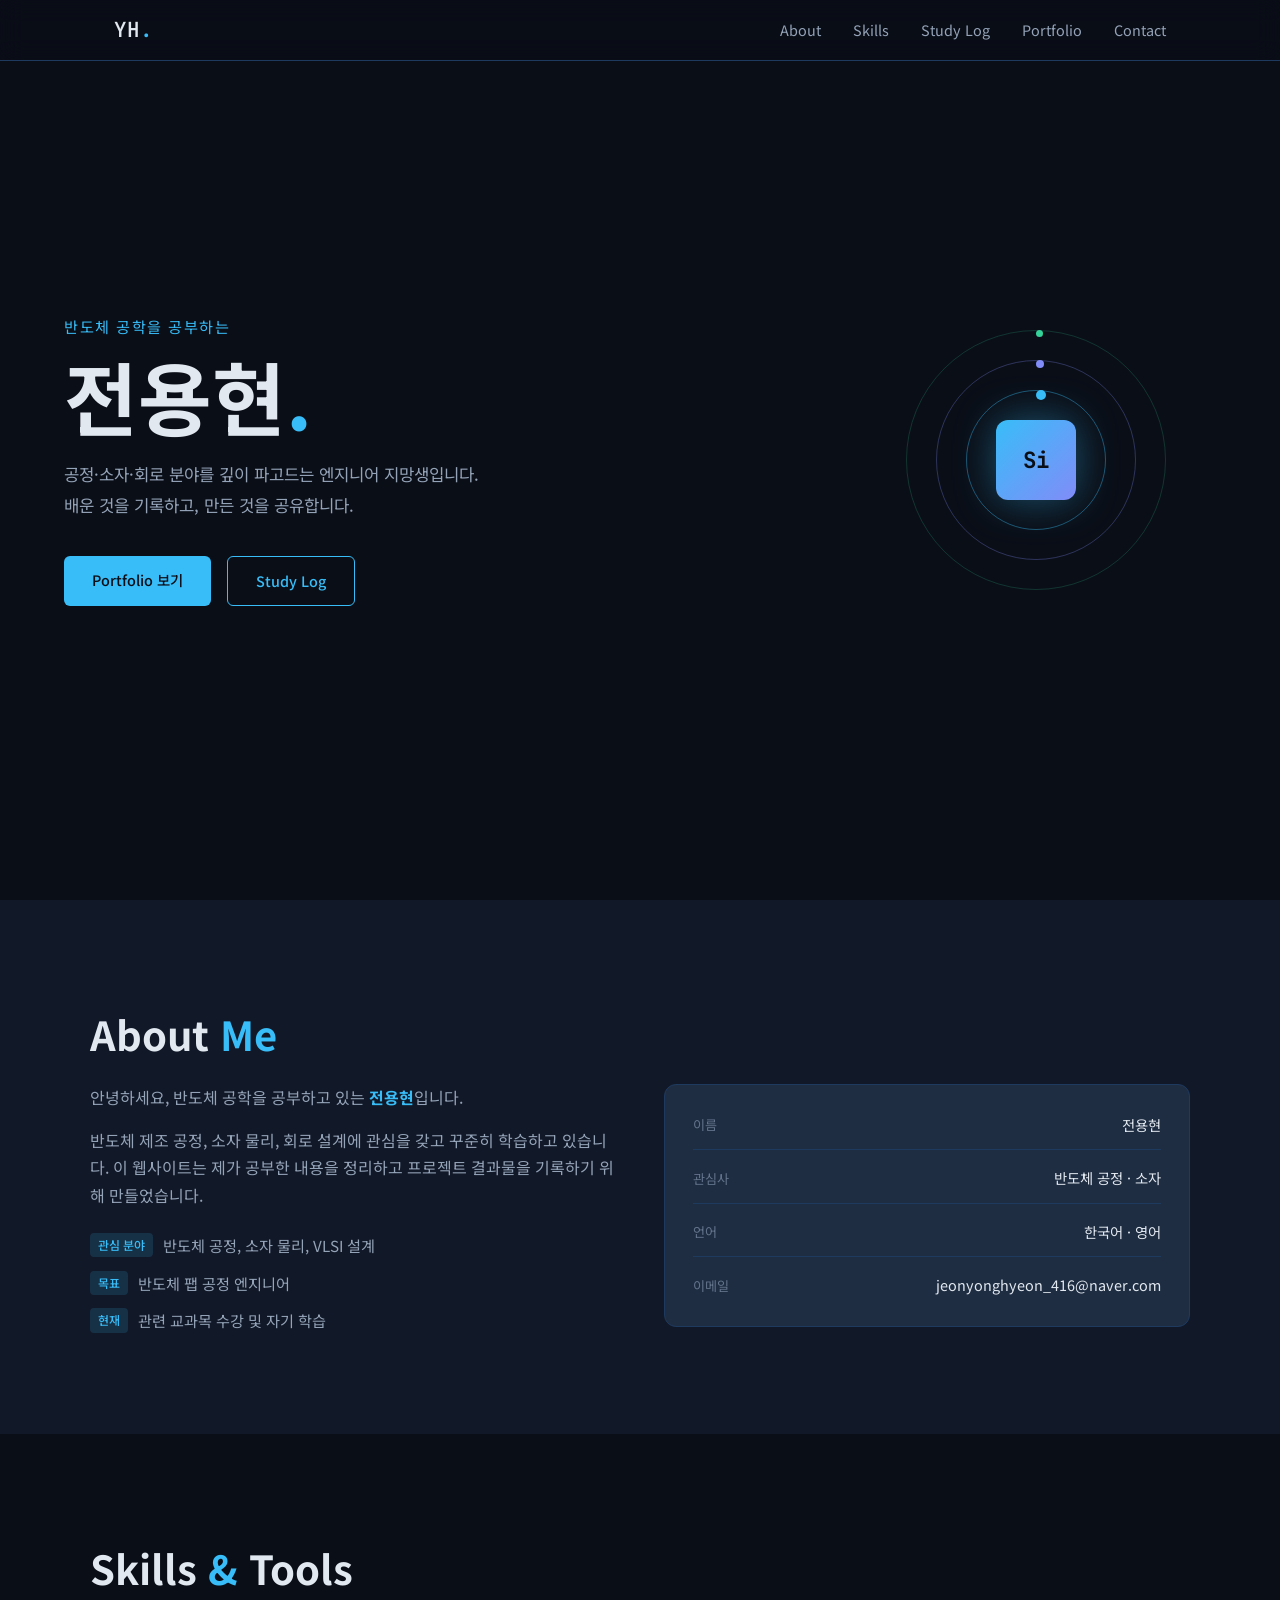
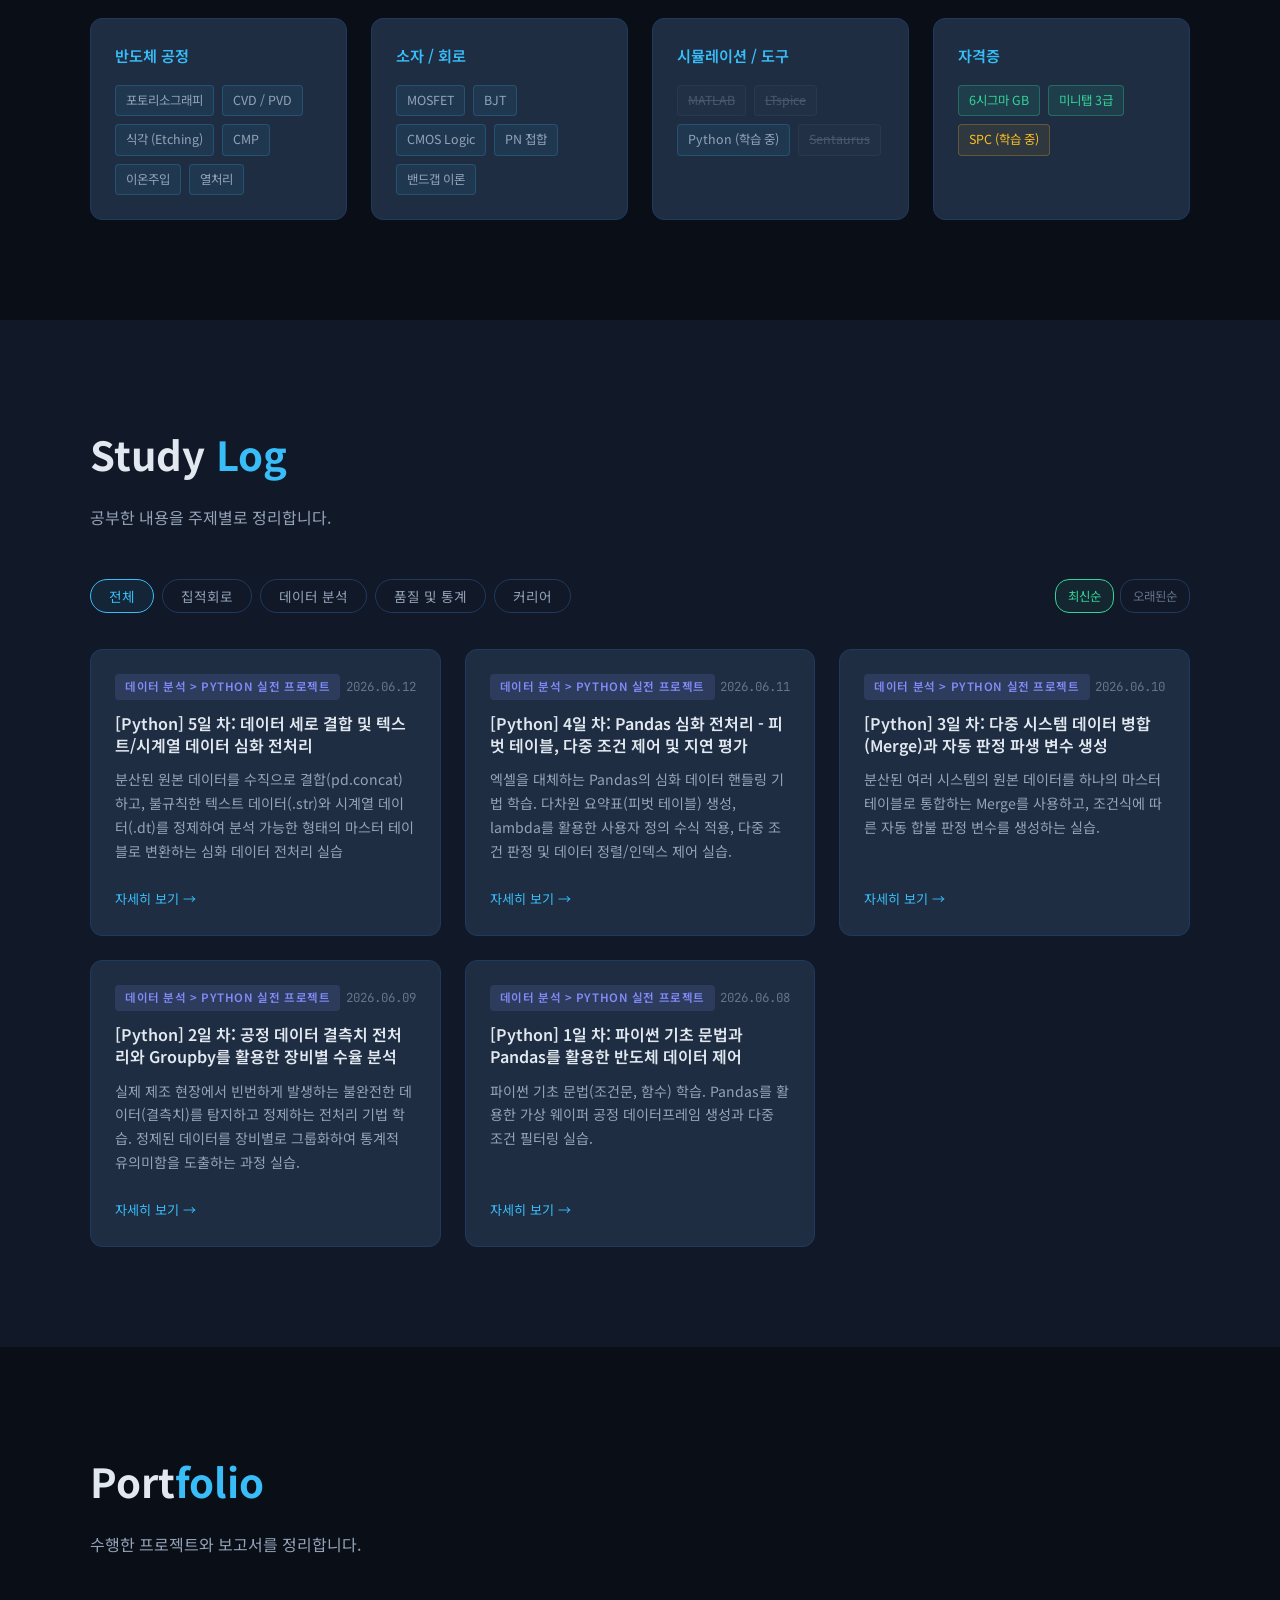
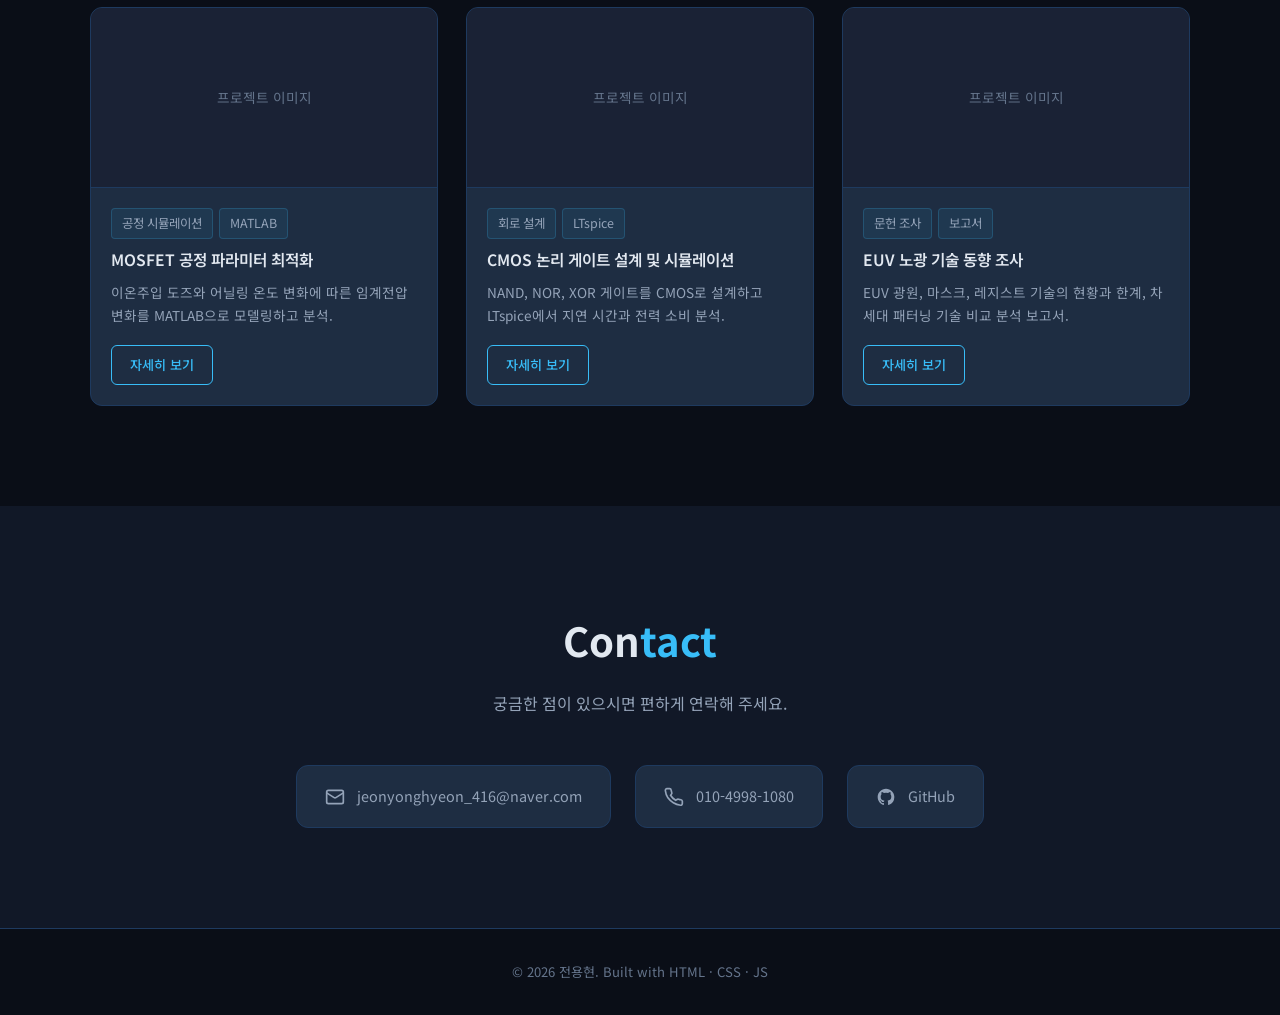
<file: index.html>
<!DOCTYPE html>
<html lang="ko">
<head>
  <meta charset="UTF-8" />
  <meta name="viewport" content="width=device-width, initial-scale=1.0" />
  <title>전용현 | 반도체 학습 포트폴리오</title>
  <link rel="stylesheet" href="style.css" />
  <link rel="preconnect" href="https://fonts.googleapis.com" />
  <link href="https://fonts.googleapis.com/css2?family=Noto+Sans+KR:wght@300;400;500;700&family=JetBrains+Mono:wght@400;600&display=swap" rel="stylesheet" />
</head>
<body>
  <!-- Navigation -->
  <nav id="navbar">
    <div class="nav-inner">
      <a href="#" class="nav-logo">YH<span class="accent">.</span></a>
      <ul class="nav-links">
        <li><a href="#about">About</a></li>
        <li><a href="#skills">Skills</a></li>
        <li><a href="#study">Study Log</a></li>
        <li><a href="#portfolio">Portfolio</a></li>
        <li><a href="#contact">Contact</a></li>
      </ul>
      <button class="hamburger" id="hamburger" aria-label="메뉴 열기">
        <span></span><span></span><span></span>
      </button>
    </div>
    <ul class="nav-mobile" id="nav-mobile">
      <li><a href="#about">About</a></li>
      <li><a href="#skills">Skills</a></li>
      <li><a href="#study">Study Log</a></li>
      <li><a href="#portfolio">Portfolio</a></li>
      <li><a href="#contact">Contact</a></li>
    </ul>
  </nav>

  <!-- Hero -->
  <section id="hero">
    <div class="hero-content">
      <p class="hero-sub">반도체 공학을 공부하는</p>
      <h1 class="hero-title">전용현<span class="accent">.</span></h1>
      <p class="hero-desc">공정·소자·회로 분야를 깊이 파고드는 엔지니어 지망생입니다.<br />배운 것을 기록하고, 만든 것을 공유합니다.</p>
      <div class="hero-btns">
        <a href="#portfolio" class="btn btn-primary">Portfolio 보기</a>
        <a href="#study" class="btn btn-outline">Study Log</a>
      </div>
    </div>
    <div class="hero-visual">
      <div class="chip-diagram">
        <div class="chip-core">
          <span class="chip-label">Si</span>
        </div>
        <div class="chip-ring ring1"></div>
        <div class="chip-ring ring2"></div>
        <div class="chip-ring ring3"></div>
        <div class="orbit-dot d1"></div>
        <div class="orbit-dot d2"></div>
        <div class="orbit-dot d3"></div>
      </div>
    </div>
  </section>

  <!-- About -->
  <section id="about">
    <div class="section-inner">
      <h2 class="section-title">About <span class="accent">Me</span></h2>
<div class="about-grid">
        <div class="about-text">
          <p>안녕하세요, 반도체 공학을 공부하고 있는 <strong>전용현</strong>입니다.</p>
          <p>반도체 제조 공정, 소자 물리, 회로 설계에 관심을 갖고 꾸준히 학습하고 있습니다. 이 웹사이트는 제가 공부한 내용을 정리하고 프로젝트 결과물을 기록하기 위해 만들었습니다.</p>
          <ul class="about-list">
            <li><span class="tag">관심 분야</span> 반도체 공정, 소자 물리, VLSI 설계</li>
            <li><span class="tag">목표</span> 반도체 팹 공정 엔지니어</li>
            <li><span class="tag">현재</span> 관련 교과목 수강 및 자기 학습</li>
          </ul>
        </div>
        <div class="about-card">
          <div class="info-item"><span class="info-label">이름</span><span>전용현</span></div>
          <div class="info-item"><span class="info-label">관심사</span><span>반도체 공정 · 소자</span></div>
          <div class="info-item"><span class="info-label">언어</span><span>한국어 · 영어</span></div>
          <div class="info-item"><span class="info-label">이메일</span><span>jeonyonghyeon_416@naver.com</span></div>
        </div>
      </div>
    </div>
  </section>

  <!-- Skills -->
  <section id="skills">
    <div class="section-inner">
      <h2 class="section-title">Skills <span class="accent">&amp;</span> Tools</h2>
      <div class="skills-grid" id="skills-grid">
                <div class="skill-category" data-static="true">
          <h3>반도체 공정</h3>
          <div class="skill-tags">
            <span class="skill-tag">포토리소그래피</span>
            <span class="skill-tag">CVD / PVD</span>
            <span class="skill-tag">식각 (Etching)</span>
            <span class="skill-tag">CMP</span>
            <span class="skill-tag">이온주입</span>
            <span class="skill-tag">열처리</span>
          </div>
        </div>
                <div class="skill-category" data-static="true">
          <h3>소자 / 회로</h3>
          <div class="skill-tags">
            <span class="skill-tag">MOSFET</span>
            <span class="skill-tag inactive">BJT</span>
            <span class="skill-tag">CMOS Logic</span>
            <span class="skill-tag">PN 접합</span>
            <span class="skill-tag">밴드갭 이론</span>
          </div>
        </div>
                <div class="skill-category" data-static="true">
          <h3>시뮬레이션 / 도구</h3>
          <div class="skill-tags">
            <span class="skill-tag inactive">MATLAB</span>
            <span class="skill-tag inactive">LTspice</span>
            <span class="skill-tag">Python (학습 중)</span>
            <span class="skill-tag inactive">Sentaurus</span>
          </div>
        </div>
      </div>
    </div>
  </section>

  <!-- Study Log -->
  <section id="study">
    <div class="section-inner">
      <h2 class="section-title">Study <span class="accent">Log</span></h2>
      <p class="section-desc">공부한 내용을 주제별로 정리합니다.</p>
      <div class="study-filters" id="study-filters">
        <div class="filter-major-row">
          <button class="filter-btn major-btn active" data-major="all">전체</button>
          <button class="filter-btn major-btn" data-major="semiconductor">집적회로</button>
          <button class="filter-btn major-btn" data-major="data">데이터 분석</button>
          <button class="filter-btn major-btn" data-major="quality">품질 및 통계</button>
          <button class="filter-btn major-btn" data-major="career">커리어</button>
          <div class="filter-sort-wrap">
            <button class="sort-btn active" data-sort="newest">최신순</button>
            <button class="sort-btn" data-sort="oldest">오래된순</button>
          </div>
        </div>
        <div class="filter-sub-row" id="filter-sub-row" style="display:none;"></div>
      </div>
      <div class="study-grid" id="study-grid" data-dynamic="true">
        <!-- 학습 기록 카드: 내용을 추가하거나 수정하세요 -->
        <div class="study-card" data-static="true" data-category="process">
          <div class="card-header">
            <span class="card-tag process">공정</span>
            <span class="card-date">2025.03</span>
          </div>
          <h3>포토리소그래피 공정 원리</h3>
          <p>노광, 현상, 식각의 순서와 포토레지스트(PR)의 역할. 파장 단축으로 해상도를 높이는 방법 (i-line → EUV).</p>
          <div class="card-footer">
            <span class="read-more">자세히 보기 →</span>
          </div>
        </div>
        <div class="study-card" data-static="true" data-category="device">
          <div class="card-header">
            <span class="card-tag device">소자</span>
            <span class="card-date">2025.04</span>
          </div>
          <h3>MOSFET 동작 원리</h3>
          <p>임계전압(Vth), 선형 영역과 포화 영역 구분. Short Channel Effect와 이를 억제하기 위한 구조적 해법.</p>
          <div class="card-footer">
            <span class="read-more">자세히 보기 →</span>
          </div>
        </div>
        <div class="study-card" data-static="true" data-category="physics">
          <div class="card-header">
            <span class="card-tag physics">물리</span>
            <span class="card-date">2025.04</span>
          </div>
          <h3>반도체 밴드 구조와 페르미 레벨</h3>
          <p>전도대 · 가전자대 · 밴드갭의 의미. 도핑에 따른 페르미 레벨 이동과 n형 · p형 반도체 특성.</p>
          <div class="card-footer">
            <span class="read-more">자세히 보기 →</span>
          </div>
        </div>
        <div class="study-card" data-static="true" data-category="process">
          <div class="card-header">
            <span class="card-tag process">공정</span>
            <span class="card-date">2025.05</span>
          </div>
          <h3>CVD (화학기상증착) 종류와 특성</h3>
          <p>LPCVD, PECVD, MOCVD의 차이. 스텝 커버리지, 증착 속도, 온도 조건 비교.</p>
          <div class="card-footer">
            <span class="read-more">자세히 보기 →</span>
          </div>
        </div>
        <div class="study-card" data-static="true" data-category="circuit">
          <div class="card-header">
            <span class="card-tag circuit">회로</span>
            <span class="card-date">2025.05</span>
          </div>
          <h3>CMOS 인버터 정적 특성</h3>
          <p>전압전달특성(VTC) 분석. 노이즈마진(NML, NMH) 계산. 스위칭 임계전압(VM) 결정 조건.</p>
          <div class="card-footer">
            <span class="read-more">자세히 보기 →</span>
          </div>
        </div>
        <div class="study-card" data-static="true" data-category="device">
          <div class="card-header">
            <span class="card-tag device">소자</span>
            <span class="card-date">2025.06</span>
          </div>
          <h3>FinFET 구조와 장점</h3>
          <p>평면 MOSFET의 한계와 3D 구조 FinFET의 등장 배경. 게이트 제어력 향상과 누설전류 감소 메커니즘.</p>
          <div class="card-footer">
            <span class="read-more">자세히 보기 →</span>
          </div>
        </div>
      </div>
    </div>
  </section>

  <!-- Portfolio -->
  <section id="portfolio">
    <div class="section-inner">
      <h2 class="section-title">Port<span class="accent">folio</span></h2>
      <p class="section-desc">수행한 프로젝트와 보고서를 정리합니다.</p>
      <div class="portfolio-grid" id="portfolio-grid" data-dynamic="true">
        <div class="portfolio-card" data-static="true">
          <div class="portfolio-img placeholder-img">
            <span>프로젝트 이미지</span>
          </div>
          <div class="portfolio-body">
            <div class="portfolio-tags">
              <span class="skill-tag">공정 시뮬레이션</span>
              <span class="skill-tag">MATLAB</span>
            </div>
            <h3>MOSFET 공정 파라미터 최적화</h3>
            <p>이온주입 도즈와 어닐링 온도 변화에 따른 임계전압 변화를 MATLAB으로 모델링하고 분석.</p>
            <a href="project1.html" class="btn btn-outline btn-sm">자세히 보기</a>
          </div>
        </div>
        <div class="portfolio-card" data-static="true">
          <div class="portfolio-img placeholder-img">
            <span>프로젝트 이미지</span>
          </div>
          <div class="portfolio-body">
            <div class="portfolio-tags">
              <span class="skill-tag">회로 설계</span>
              <span class="skill-tag">LTspice</span>
            </div>
            <h3>CMOS 논리 게이트 설계 및 시뮬레이션</h3>
            <p>NAND, NOR, XOR 게이트를 CMOS로 설계하고 LTspice에서 지연 시간과 전력 소비 분석.</p>
            <a href="project2.html" class="btn btn-outline btn-sm">자세히 보기</a>
          </div>
        </div>
        <div class="portfolio-card" data-static="true">
          <div class="portfolio-img placeholder-img">
            <span>프로젝트 이미지</span>
          </div>
          <div class="portfolio-body">
            <div class="portfolio-tags">
              <span class="skill-tag">문헌 조사</span>
              <span class="skill-tag">보고서</span>
            </div>
            <h3>EUV 노광 기술 동향 조사</h3>
            <p>EUV 광원, 마스크, 레지스트 기술의 현황과 한계, 차세대 패터닝 기술 비교 분석 보고서.</p>
            <a href="project3.html" class="btn btn-outline btn-sm">자세히 보기</a>
          </div>
        </div>
      </div>
    </div>
  </section>

  <!-- Contact -->
  <section id="contact">
    <div class="section-inner contact-inner">
      <h2 class="section-title">Con<span class="accent">tact</span></h2>
      <p class="section-desc">궁금한 점이 있으시면 편하게 연락해 주세요.</p>
      <div class="contact-links">
        <a href="mailto:jeonyonghyeon_416@naver.com" class="contact-card">
          <svg xmlns="http://www.w3.org/2000/svg" viewBox="0 0 24 24" fill="none" stroke="currentColor" stroke-width="2"><rect x="2" y="4" width="20" height="16" rx="2"/><path d="m22 7-8.97 5.7a1.94 1.94 0 0 1-2.06 0L2 7"/></svg>
          <span>jeonyonghyeon_416@naver.com</span>
        </a>
        <a href="tel:01049981080" class="contact-card">
          <svg xmlns="http://www.w3.org/2000/svg" viewBox="0 0 24 24" fill="none" stroke="currentColor" stroke-width="2"><path d="M22 16.92v3a2 2 0 0 1-2.18 2 19.79 19.79 0 0 1-8.63-3.07A19.5 19.5 0 0 1 4.69 13a19.79 19.79 0 0 1-3.07-8.67A2 2 0 0 1 3.6 2h3a2 2 0 0 1 2 1.72c.127.96.361 1.903.7 2.81a2 2 0 0 1-.45 2.11L7.91 9.91a16 16 0 0 0 6.08 6.08l1.48-.94a2 2 0 0 1 2.11-.45c.907.339 1.85.573 2.81.7A2 2 0 0 1 22 16.92z"/></svg>
          <span>010-4998-1080</span>
        </a>
        <a href="https://github.com/" target="_blank" rel="noopener" class="contact-card">
          <svg xmlns="http://www.w3.org/2000/svg" viewBox="0 0 24 24" fill="currentColor"><path d="M12 2C6.477 2 2 6.484 2 12.017c0 4.425 2.865 8.18 6.839 9.504.5.092.682-.217.682-.483 0-.237-.008-.868-.013-1.703-2.782.605-3.369-1.343-3.369-1.343-.454-1.158-1.11-1.466-1.11-1.466-.908-.62.069-.608.069-.608 1.003.07 1.531 1.032 1.531 1.032.892 1.53 2.341 1.088 2.91.832.092-.647.35-1.088.636-1.338-2.22-.253-4.555-1.113-4.555-4.951 0-1.093.39-1.988 1.029-2.688-.103-.253-.446-1.272.098-2.65 0 0 .84-.27 2.75 1.026A9.564 9.564 0 0 1 12 6.844a9.59 9.59 0 0 1 2.504.337c1.909-1.296 2.747-1.027 2.747-1.027.546 1.379.202 2.398.1 2.651.64.7 1.028 1.595 1.028 2.688 0 3.848-2.339 4.695-4.566 4.943.359.309.678.92.678 1.855 0 1.338-.012 2.419-.012 2.747 0 .268.18.58.688.482A10.02 10.02 0 0 0 22 12.017C22 6.484 17.522 2 12 2z"/></svg>
          <span>GitHub</span>
        </a>
      </div>
    </div>
  </section>

  <footer>
    <p>© 2026 전용현. Built with HTML · CSS · JS</p>
  </footer>

  <script src="data.js"></script>
  <script src="main.js"></script>
</body>
</html>
</file>
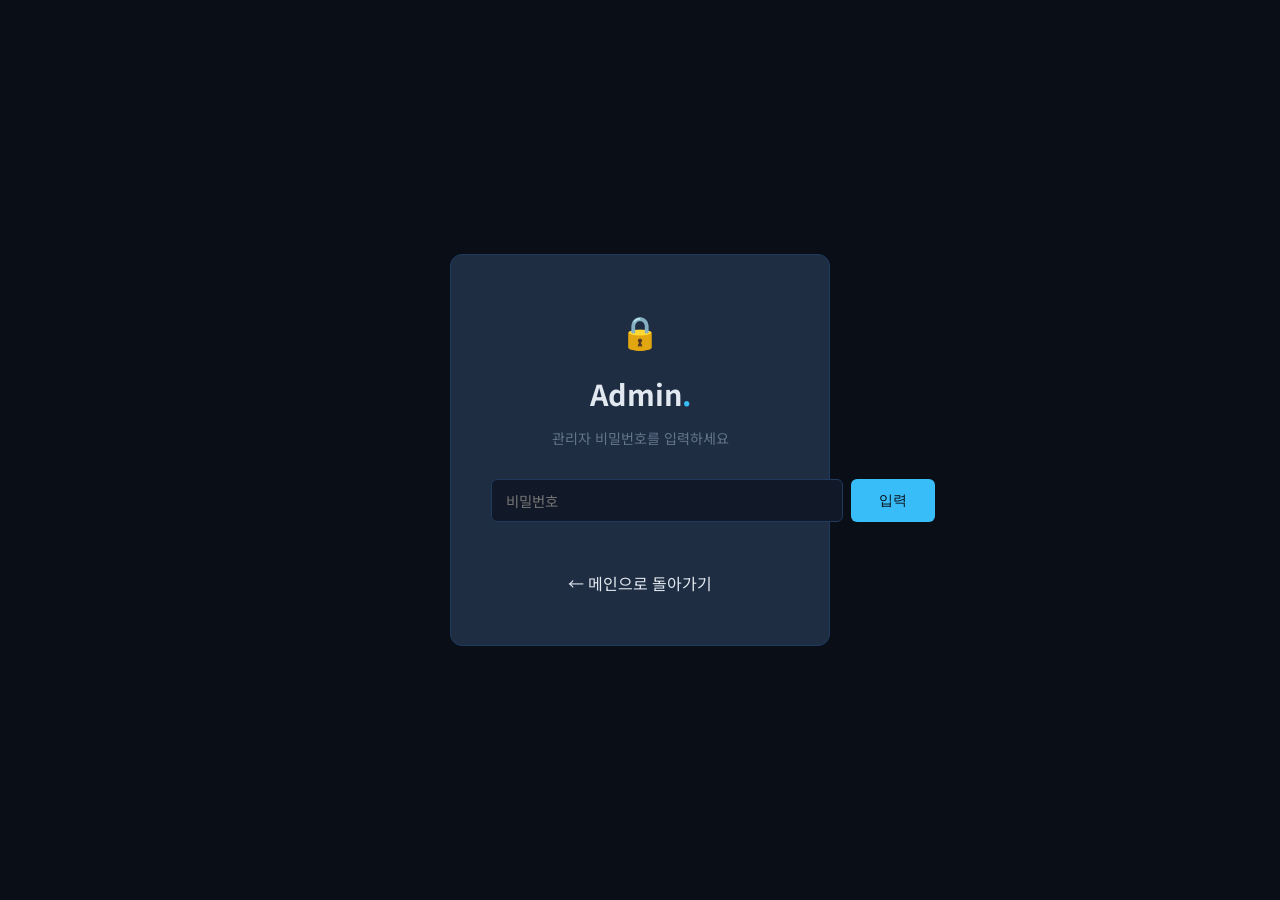
<file: admin.html>
<!DOCTYPE html>
<html lang="ko">
<head>
  <meta charset="UTF-8" />
  <meta name="viewport" content="width=device-width, initial-scale=1.0" />
  <title>Admin | 전용현 포트폴리오</title>
  <link rel="stylesheet" href="style.css" />
  <link rel="stylesheet" href="admin.css" />
  <link rel="preconnect" href="https://fonts.googleapis.com" />
  <link href="https://fonts.googleapis.com/css2?family=Noto+Sans+KR:wght@300;400;500;700&family=JetBrains+Mono:wght@400;600&display=swap" rel="stylesheet" />
</head>
<body>

  <!-- 비밀번호 잠금 화면 -->
  <div id="lock-screen">
    <div class="lock-box">
      <div class="lock-icon">🔒</div>
      <h1 class="lock-title">Admin<span class="accent">.</span></h1>
      <p class="lock-sub">관리자 비밀번호를 입력하세요</p>
      <div class="lock-form">
        <input type="password" id="pw-input" placeholder="비밀번호" autocomplete="off" />
        <button id="pw-btn" class="btn btn-primary">입력</button>
      </div>
      <p class="lock-error" id="lock-error"></p>
      <a href="index.html" class="back-link" style="margin-top:20px; display:block; text-align:center;">← 메인으로 돌아가기</a>
    </div>
  </div>

  <!-- 어드민 본문 -->
  <div id="admin-body" style="display:none;">
    <nav id="navbar" class="scrolled">
      <div class="nav-inner">
        <a href="index.html" class="nav-logo">YH<span class="accent">.</span></a>
        <div class="admin-nav-right">
          <span class="admin-badge">관리자 모드</span>
          <a href="index.html" class="btn btn-outline btn-sm">사이트 보기</a>
          <button id="logout-btn" class="btn btn-sm" style="background:var(--surface); color:var(--text2); border:1px solid var(--border);">로그아웃</button>
        </div>
      </div>
    </nav>

    <main class="admin-main">
      <!-- 데이터 내보내기 -->
      <div class="export-bar">
        <div class="export-info">
          <strong>배포용 데이터 내보내기</strong>
          <span>다운로드된 data.js 파일을 웹페이지 폴더에 덮어쓴 후 GitHub에 업로드하세요.</span>
        </div>
        <button class="btn btn-outline btn-sm" id="export-btn">⬇ data.js 내보내기</button>
      </div>

      <!-- 탭 -->
      <div class="admin-tabs">
        <button class="tab-btn active" data-tab="study">Study Log</button>
        <button class="tab-btn" data-tab="portfolio">Portfolio</button>
        <button class="tab-btn" data-tab="skills">Skills</button>
      </div>

      <!-- ===== Study Log 탭 ===== -->
      <div class="tab-panel active" id="tab-study">
        <div class="panel-header">
          <h2>Study Log 관리</h2>
          <button class="btn btn-primary btn-sm" id="study-add-btn">+ 새 항목 추가</button>
        </div>

        <!-- 추가/수정 폼 -->
        <div class="admin-form" id="study-form" style="display:none;">
          <h3 id="study-form-title">새 Study 항목</h3>
          <div class="form-grid">
            <div class="form-group">
              <label>대분류</label>
              <select id="s-major">
                <option value="semiconductor">집적회로</option>
                <option value="data">데이터 분석</option>
                <option value="quality">품질 및 통계</option>
                <option value="career">커리어</option>
              </select>
            </div>
            <div class="form-group">
              <label>중분류</label>
              <select id="s-category"></select>
            </div>
            <div class="form-group">
              <label>날짜 (예: 2025.06)</label>
              <input type="text" id="s-date" placeholder="2025.06" />
            </div>
            <div class="form-group full">
              <label>제목</label>
              <input type="text" id="s-title" placeholder="학습 주제 제목" />
            </div>
            <div class="form-group full">
              <label>내용 요약 (카드에 표시)</label>
              <textarea id="s-desc" placeholder="학습 내용을 간략히 정리하세요" rows="2"></textarea>
            </div>
            <div class="form-group full">
              <label>상세 내용 (자세히 보기 페이지에 표시)</label>
              <textarea id="s-content" placeholder="공부한 내용을 자세히 작성하세요. 줄바꿈으로 문단을 구분합니다." rows="8"></textarea>
              <p class="form-hint">
                <strong>제목1:</strong> # 텍스트 &nbsp;|&nbsp;
                <strong>제목2:</strong> ## 텍스트 &nbsp;|&nbsp;
                <strong>제목3:</strong> ### 텍스트<br/>
                <strong>링크:</strong> [텍스트](https://...) &nbsp;|&nbsp;
                <strong>굵게:</strong> **텍스트** &nbsp;|&nbsp;
                <strong>코드:</strong> `코드` &nbsp;|&nbsp;
                <strong>인라인 수식:</strong> $E=mc^2$ &nbsp;|&nbsp;
                <strong>블록 수식:</strong> $$\frac{d}{dx}f(x)$$
              </p>
            </div>
          </div>
          <div class="form-actions">
            <button class="btn btn-primary btn-sm" id="study-save-btn">저장</button>
            <button class="btn btn-outline btn-sm" id="study-cancel-btn">취소</button>
          </div>
        </div>

        <!-- 카테고리 필터 탭 -->
        <div class="study-admin-tabs" id="study-admin-tabs">
          <button class="study-tab-btn active" data-major="all">전체</button>
          <button class="study-tab-btn" data-major="semiconductor">집적회로</button>
          <button class="study-tab-btn" data-major="data">데이터 분석</button>
          <button class="study-tab-btn" data-major="quality">품질 및 통계</button>
          <button class="study-tab-btn" data-major="career">커리어</button>
        </div>

        <!-- 목록 -->
        <div class="item-list" id="study-list"></div>
      </div>

      <!-- ===== Portfolio 탭 ===== -->
      <div class="tab-panel" id="tab-portfolio">
        <div class="panel-header">
          <h2>Portfolio 관리</h2>
          <button class="btn btn-primary btn-sm" id="portfolio-add-btn">+ 새 프로젝트 추가</button>
        </div>

        <!-- 추가/수정 폼 -->
        <div class="admin-form" id="portfolio-form" style="display:none;">
          <h3 id="portfolio-form-title">새 프로젝트</h3>
          <div class="form-grid">
            <div class="form-group full">
              <label>프로젝트 제목</label>
              <input type="text" id="p-title" placeholder="프로젝트 제목" />
            </div>
            <div class="form-group full">
              <label>한 줄 설명</label>
              <input type="text" id="p-desc" placeholder="간단한 프로젝트 설명" />
            </div>
            <div class="form-group full">
              <label>태그 (쉼표로 구분, 예: 공정 시뮬레이션, MATLAB)</label>
              <input type="text" id="p-tags" placeholder="공정 시뮬레이션, MATLAB" />
            </div>
<div class="form-group full">
              <label>개요</label>
              <textarea id="p-overview" placeholder="프로젝트 개요를 작성하세요" rows="3"></textarea>
              <p class="form-hint">
                <strong>링크:</strong> [텍스트](https://...) &nbsp;|&nbsp;
                <strong>굵게:</strong> **텍스트** &nbsp;|&nbsp;
                <strong>코드:</strong> `코드` &nbsp;|&nbsp;
                <strong>인라인 수식:</strong> $E=mc^2$ &nbsp;|&nbsp;
                <strong>블록 수식:</strong> $$\frac{d}{dx}f(x)$$
              </p>
            </div>
            <div class="form-group full">
              <label>기간 (예: 2025.03 – 2025.05)</label>
              <input type="text" id="p-period" placeholder="2025.03 – 2025.05" />
            </div>
            <div class="form-group">
              <label>분야</label>
              <input type="text" id="p-field" placeholder="반도체 공정" />
            </div>
            <div class="form-group">
              <label>사용 도구</label>
              <input type="text" id="p-tools" placeholder="MATLAB" />
            </div>
            <div class="form-group full">
              <label>대표 이미지</label>
              <div class="img-upload-area" id="img-upload-area">
                <input type="file" id="p-image" accept="image/*" style="display:none;" />
                <div class="img-preview" id="img-preview">
                  <span class="img-placeholder">클릭하거나 이미지를 드래그하세요<br/><small>JPG, PNG, GIF · 권장 2MB 이하</small></span>
                </div>
                <div class="img-upload-btns">
                  <button type="button" class="btn btn-outline btn-sm" id="img-select-btn">이미지 선택</button>
                  <button type="button" class="btn btn-sm img-remove-btn" id="img-remove-btn" style="display:none;">이미지 제거</button>
                </div>
              </div>
            </div>
            <div class="form-group full">
              <label>유튜브 동영상 링크 (선택)</label>
              <input type="text" id="p-youtube" placeholder="https://www.youtube.com/watch?v=..." />
              <p class="form-hint" style="margin-top:6px;">유튜브 영상 URL을 붙여넣으면 상세 페이지에 자동으로 재생됩니다.</p>
            </div>
          </div>
          <div class="form-actions">
            <button class="btn btn-primary btn-sm" id="portfolio-save-btn">저장</button>
            <button class="btn btn-outline btn-sm" id="portfolio-cancel-btn">취소</button>
          </div>
        </div>

        <!-- 목록 -->
        <div class="item-list" id="portfolio-list"></div>
      </div>

      <!-- ===== Skills 탭 ===== -->
      <div class="tab-panel" id="tab-skills">
        <div class="panel-header">
          <h2>Skills &amp; Tools 관리</h2>
          <button class="btn btn-primary btn-sm" id="skill-add-btn">+ 새 카테고리 추가</button>
        </div>

        <!-- 추가/수정 폼 -->
        <div class="admin-form" id="skill-form" style="display:none;">
          <h3 id="skill-form-title">새 카테고리</h3>
          <div class="form-grid">
            <div class="form-group full">
              <label>카테고리 이름 (예: 반도체 공정)</label>
              <input type="text" id="sk-category" placeholder="반도체 공정" />
            </div>
            <div class="form-group full">
              <label>스킬 목록 (쉼표로 구분)</label>
              <input type="text" id="sk-items" placeholder="포토리소그래피, CVD / PVD, 식각 (Etching)" />
            </div>
          </div>
          <p class="form-hint">비활성화 항목은 스킬 앞에 <code>-</code>를 붙이세요 (예: <code>-MATLAB</code>)<br/>자격증 항목은 스킬 앞에 <code>*</code>를 붙이세요 (예: <code>*6시그마 GB</code>)<br/>학습 중 자격증은 <code>**</code>를 붙이세요 (예: <code>**SPC</code>)</p>
          <div class="form-actions">
            <button class="btn btn-primary btn-sm" id="skill-save-btn">저장</button>
            <button class="btn btn-outline btn-sm" id="skill-cancel-btn">취소</button>
          </div>
        </div>

        <!-- 목록 -->
        <div class="item-list" id="skill-list"></div>
      </div>
    </main>
  </div>

  <script src="admin.js"></script>
</body>
</html>
</file>
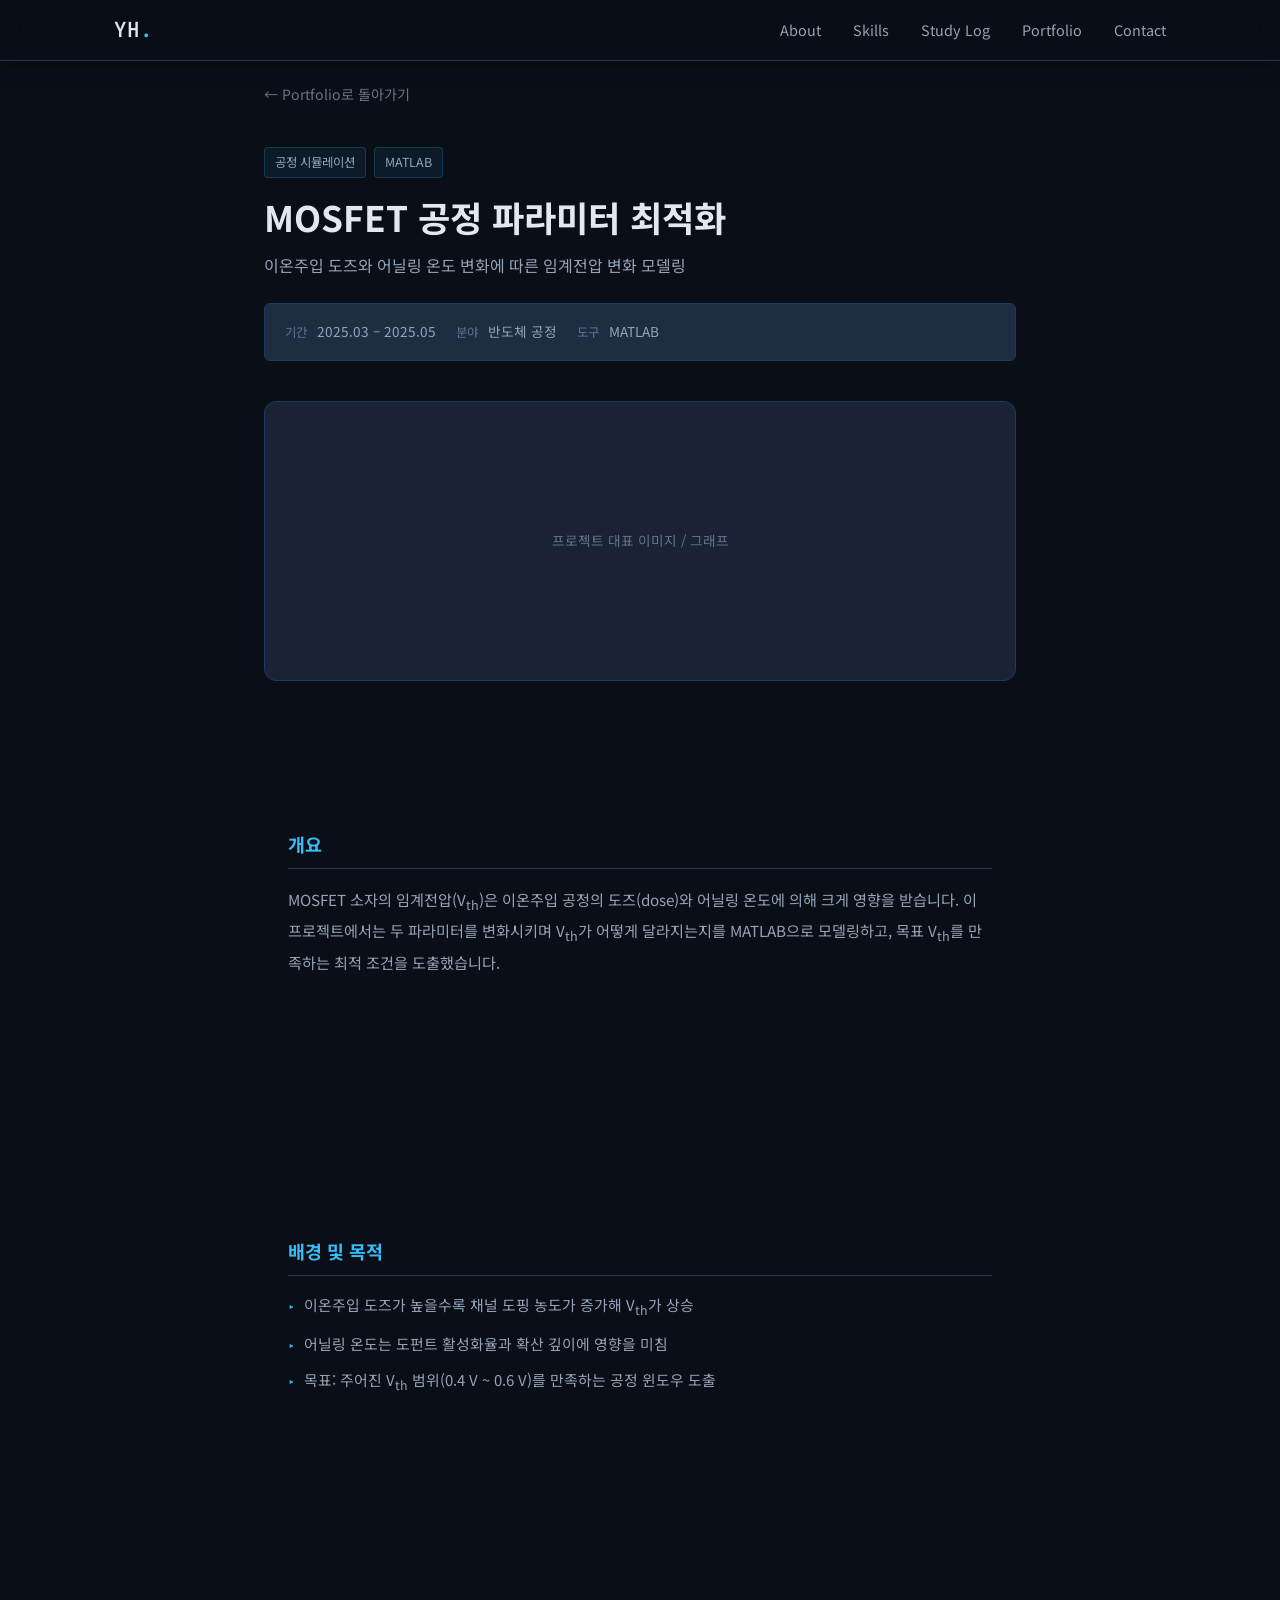
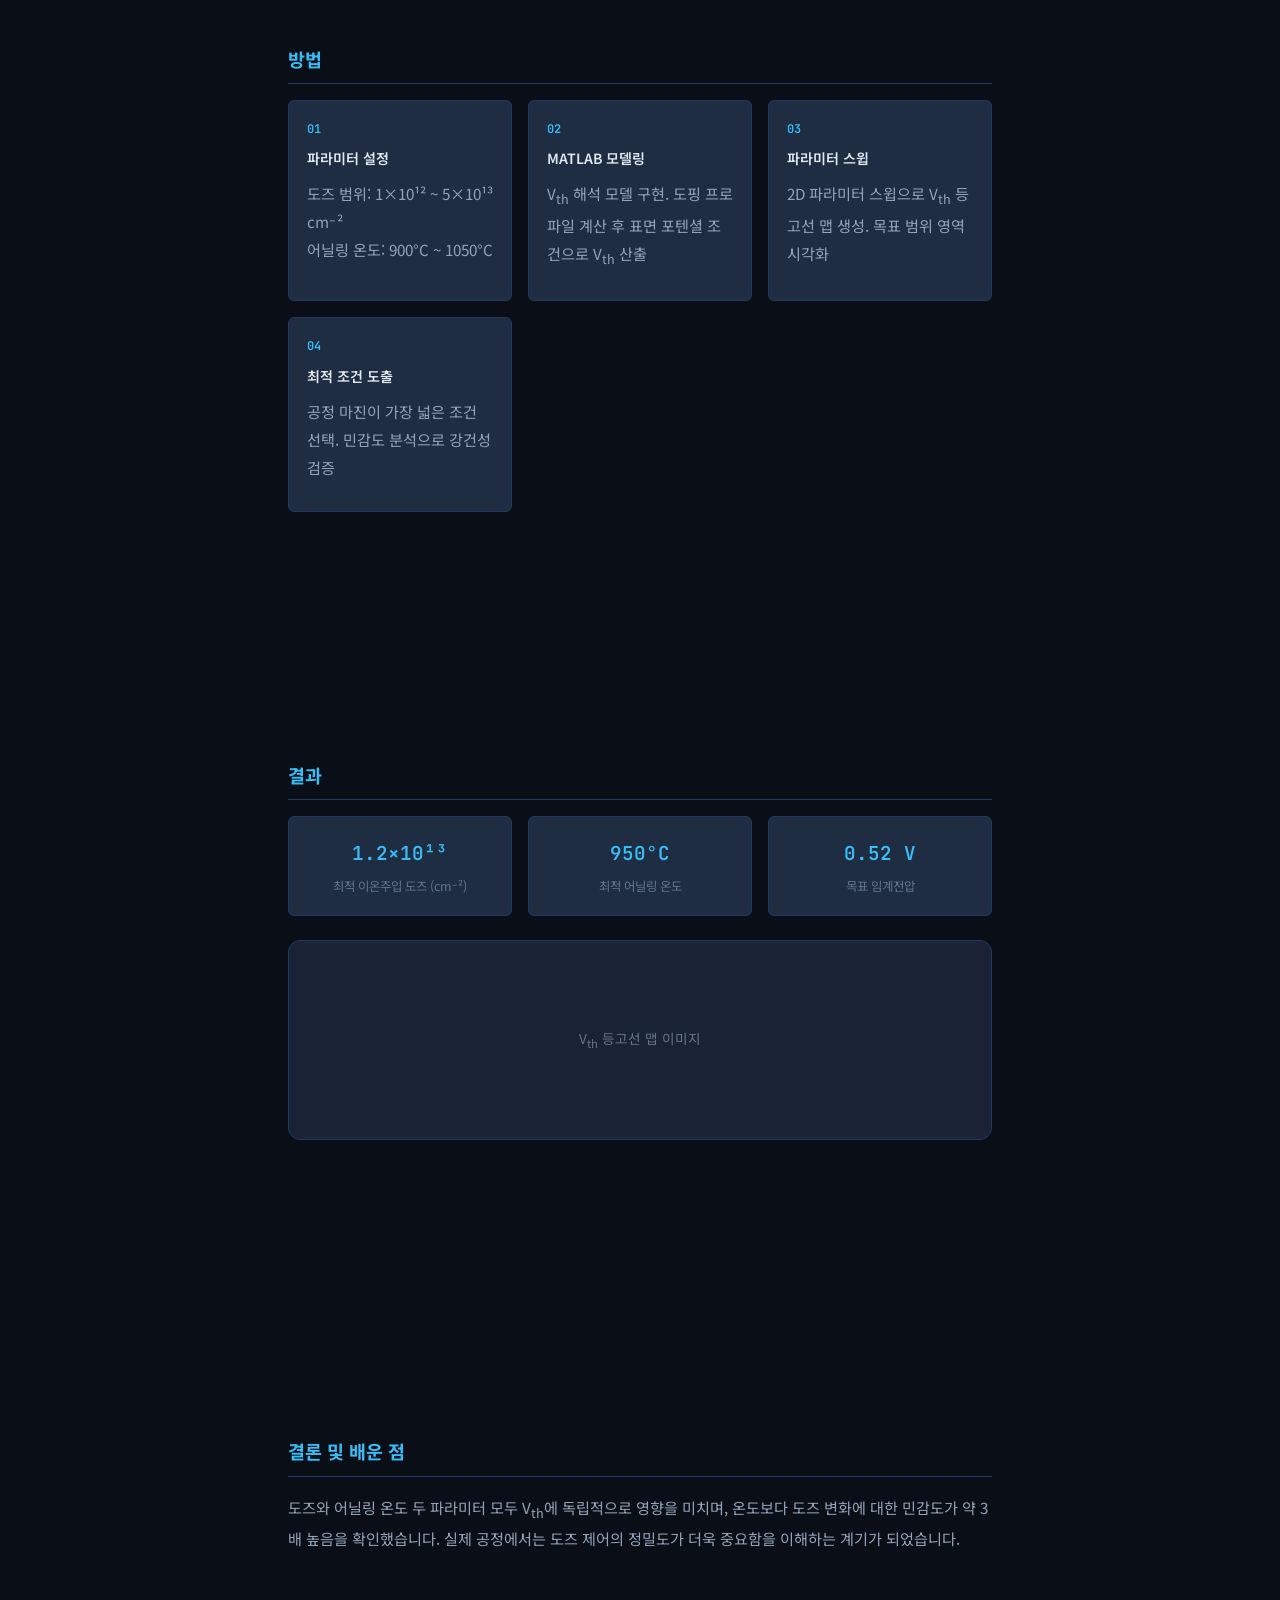
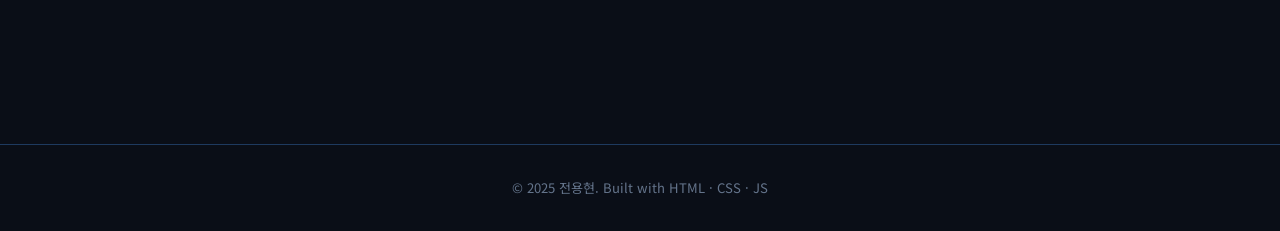
<file: project1.html>
<!DOCTYPE html>
<html lang="ko">
<head>
  <meta charset="UTF-8" />
  <meta name="viewport" content="width=device-width, initial-scale=1.0" />
  <title>MOSFET 공정 파라미터 최적화 | 전용현</title>
  <link rel="stylesheet" href="style.css" />
  <link rel="stylesheet" href="project.css" />
  <link rel="preconnect" href="https://fonts.googleapis.com" />
  <link href="https://fonts.googleapis.com/css2?family=Noto+Sans+KR:wght@300;400;500;700&family=JetBrains+Mono:wght@400;600&display=swap" rel="stylesheet" />
</head>
<body>
  <!-- Navbar -->
  <nav id="navbar" class="scrolled">
    <div class="nav-inner">
      <a href="index.html" class="nav-logo">YH<span class="accent">.</span></a>
      <ul class="nav-links">
        <li><a href="index.html#about">About</a></li>
        <li><a href="index.html#skills">Skills</a></li>
        <li><a href="index.html#study">Study Log</a></li>
        <li><a href="index.html#portfolio">Portfolio</a></li>
        <li><a href="index.html#contact">Contact</a></li>
      </ul>
    </div>
  </nav>

  <main class="project-main">
    <!-- 뒤로가기 -->
    <div class="back-bar">
      <a href="index.html#portfolio" class="back-link">← Portfolio로 돌아가기</a>
    </div>

    <!-- 프로젝트 헤더 -->
    <header class="project-header">
      <div class="project-tags">
        <span class="skill-tag">공정 시뮬레이션</span>
        <span class="skill-tag">MATLAB</span>
      </div>
      <h1 class="project-title">MOSFET 공정 파라미터 최적화</h1>
      <p class="project-subtitle">이온주입 도즈와 어닐링 온도 변화에 따른 임계전압 변화 모델링</p>
      <div class="project-meta">
        <span class="meta-item"><span class="meta-label">기간</span> 2025.03 – 2025.05</span>
        <span class="meta-item"><span class="meta-label">분야</span> 반도체 공정</span>
        <span class="meta-item"><span class="meta-label">도구</span> MATLAB</span>
      </div>
    </header>

    <!-- 프로젝트 이미지 -->
    <div class="project-cover placeholder-img">
      <span>프로젝트 대표 이미지 / 그래프</span>
    </div>

    <!-- 본문 -->
    <div class="project-body">
      <!-- 개요 -->
      <section class="proj-section">
        <h2>개요</h2>
        <p>MOSFET 소자의 임계전압(V<sub>th</sub>)은 이온주입 공정의 도즈(dose)와 어닐링 온도에 의해 크게 영향을 받습니다. 이 프로젝트에서는 두 파라미터를 변화시키며 V<sub>th</sub>가 어떻게 달라지는지를 MATLAB으로 모델링하고, 목표 V<sub>th</sub>를 만족하는 최적 조건을 도출했습니다.</p>
      </section>

      <!-- 배경 및 목적 -->
      <section class="proj-section">
        <h2>배경 및 목적</h2>
        <ul class="proj-list">
          <li>이온주입 도즈가 높을수록 채널 도핑 농도가 증가해 V<sub>th</sub>가 상승</li>
          <li>어닐링 온도는 도펀트 활성화율과 확산 깊이에 영향을 미침</li>
          <li>목표: 주어진 V<sub>th</sub> 범위(0.4 V ~ 0.6 V)를 만족하는 공정 윈도우 도출</li>
        </ul>
      </section>

      <!-- 방법 -->
      <section class="proj-section">
        <h2>방법</h2>
        <div class="method-grid">
          <div class="method-card">
            <span class="method-num">01</span>
            <h3>파라미터 설정</h3>
            <p>도즈 범위: 1×10¹² ~ 5×10¹³ cm⁻²<br/>어닐링 온도: 900°C ~ 1050°C</p>
          </div>
          <div class="method-card">
            <span class="method-num">02</span>
            <h3>MATLAB 모델링</h3>
            <p>V<sub>th</sub> 해석 모델 구현. 도핑 프로파일 계산 후 표면 포텐셜 조건으로 V<sub>th</sub> 산출</p>
          </div>
          <div class="method-card">
            <span class="method-num">03</span>
            <h3>파라미터 스윕</h3>
            <p>2D 파라미터 스윕으로 V<sub>th</sub> 등고선 맵 생성. 목표 범위 영역 시각화</p>
          </div>
          <div class="method-card">
            <span class="method-num">04</span>
            <h3>최적 조건 도출</h3>
            <p>공정 마진이 가장 넓은 조건 선택. 민감도 분석으로 강건성 검증</p>
          </div>
        </div>
      </section>

      <!-- 결과 -->
      <section class="proj-section">
        <h2>결과</h2>
        <div class="result-grid">
          <div class="result-card">
            <span class="result-val">1.2×10¹³</span>
            <span class="result-desc">최적 이온주입 도즈 (cm⁻²)</span>
          </div>
          <div class="result-card">
            <span class="result-val">950°C</span>
            <span class="result-desc">최적 어닐링 온도</span>
          </div>
          <div class="result-card">
            <span class="result-val">0.52 V</span>
            <span class="result-desc">목표 임계전압</span>
          </div>
        </div>
        <div class="project-cover placeholder-img" style="margin-top:24px; height:200px;">
          <span>V<sub>th</sub> 등고선 맵 이미지</span>
        </div>
      </section>

      <!-- 결론 -->
      <section class="proj-section">
        <h2>결론 및 배운 점</h2>
        <p>도즈와 어닐링 온도 두 파라미터 모두 V<sub>th</sub>에 독립적으로 영향을 미치며, 온도보다 도즈 변화에 대한 민감도가 약 3배 높음을 확인했습니다. 실제 공정에서는 도즈 제어의 정밀도가 더욱 중요함을 이해하는 계기가 되었습니다.</p>
      </section>
    </div>
  </main>

  <footer>
    <p>© 2025 전용현. Built with HTML · CSS · JS</p>
  </footer>
</body>
</html>
</file>
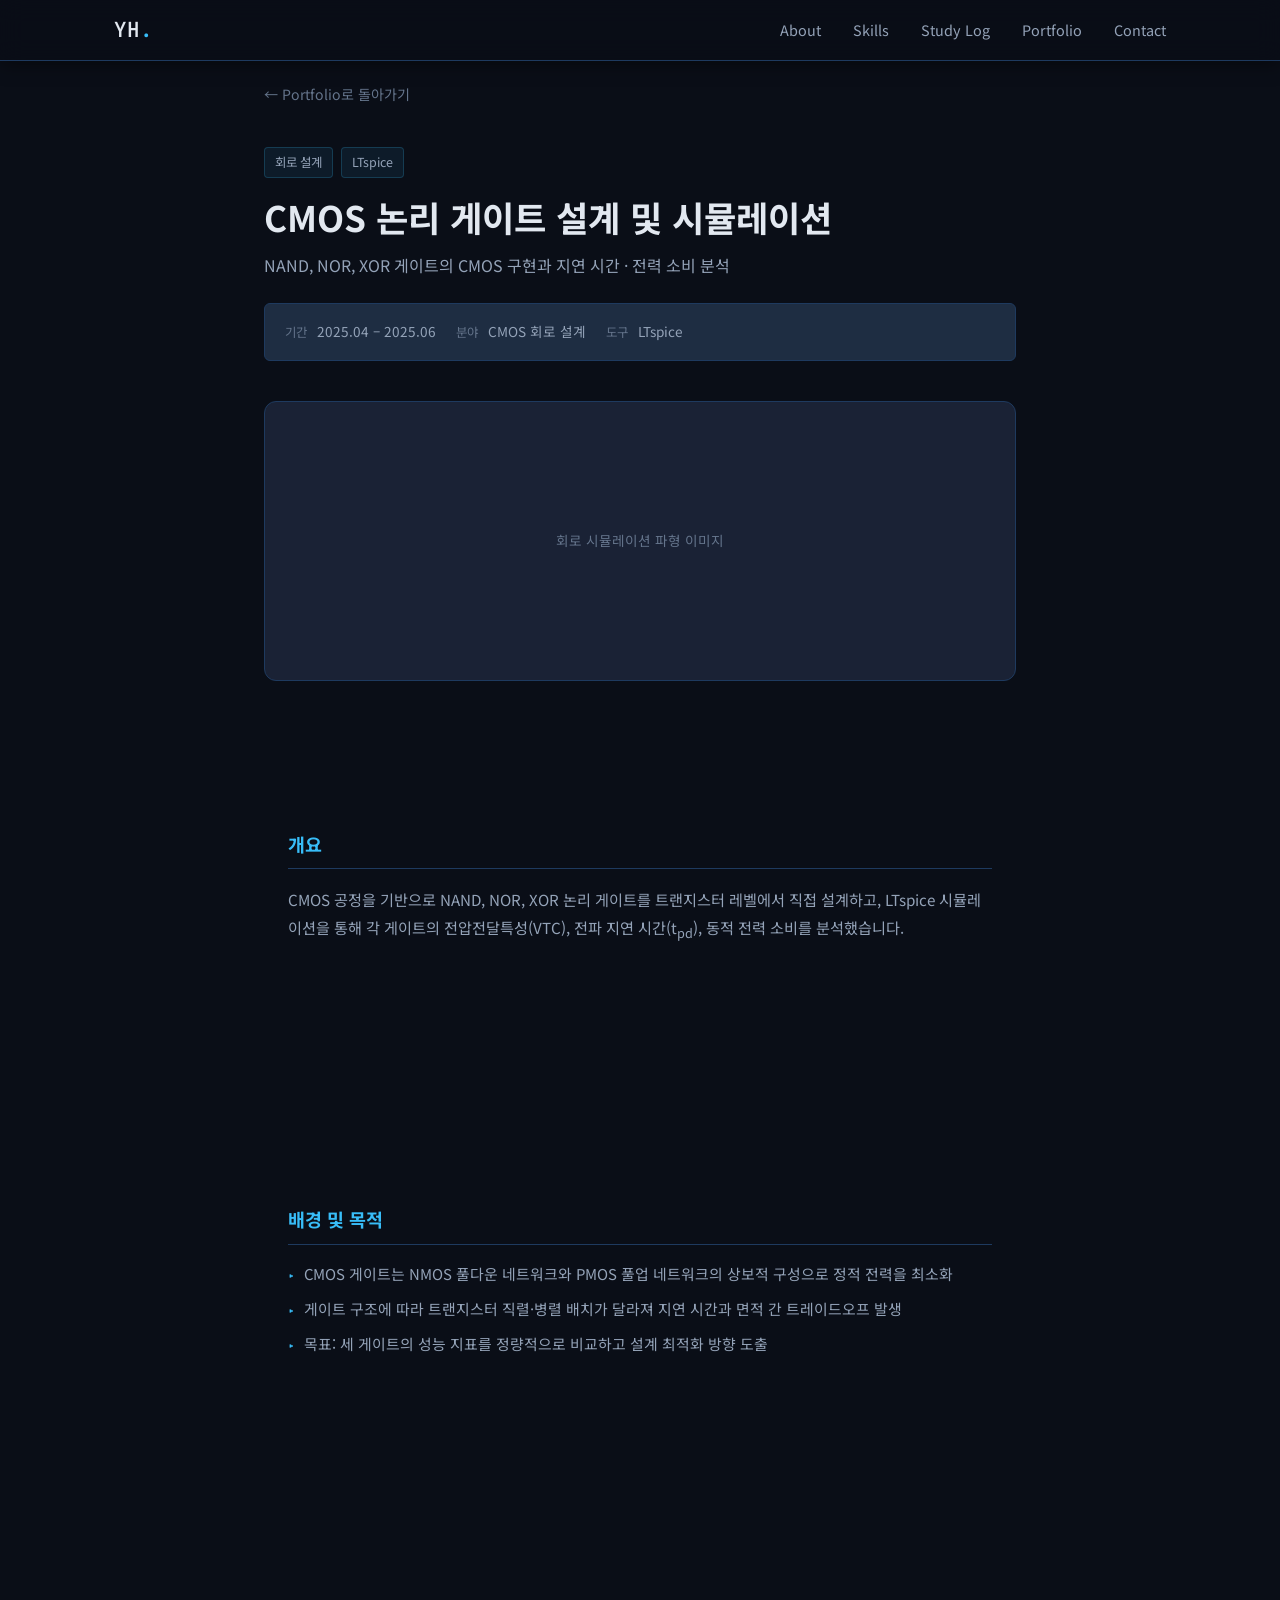
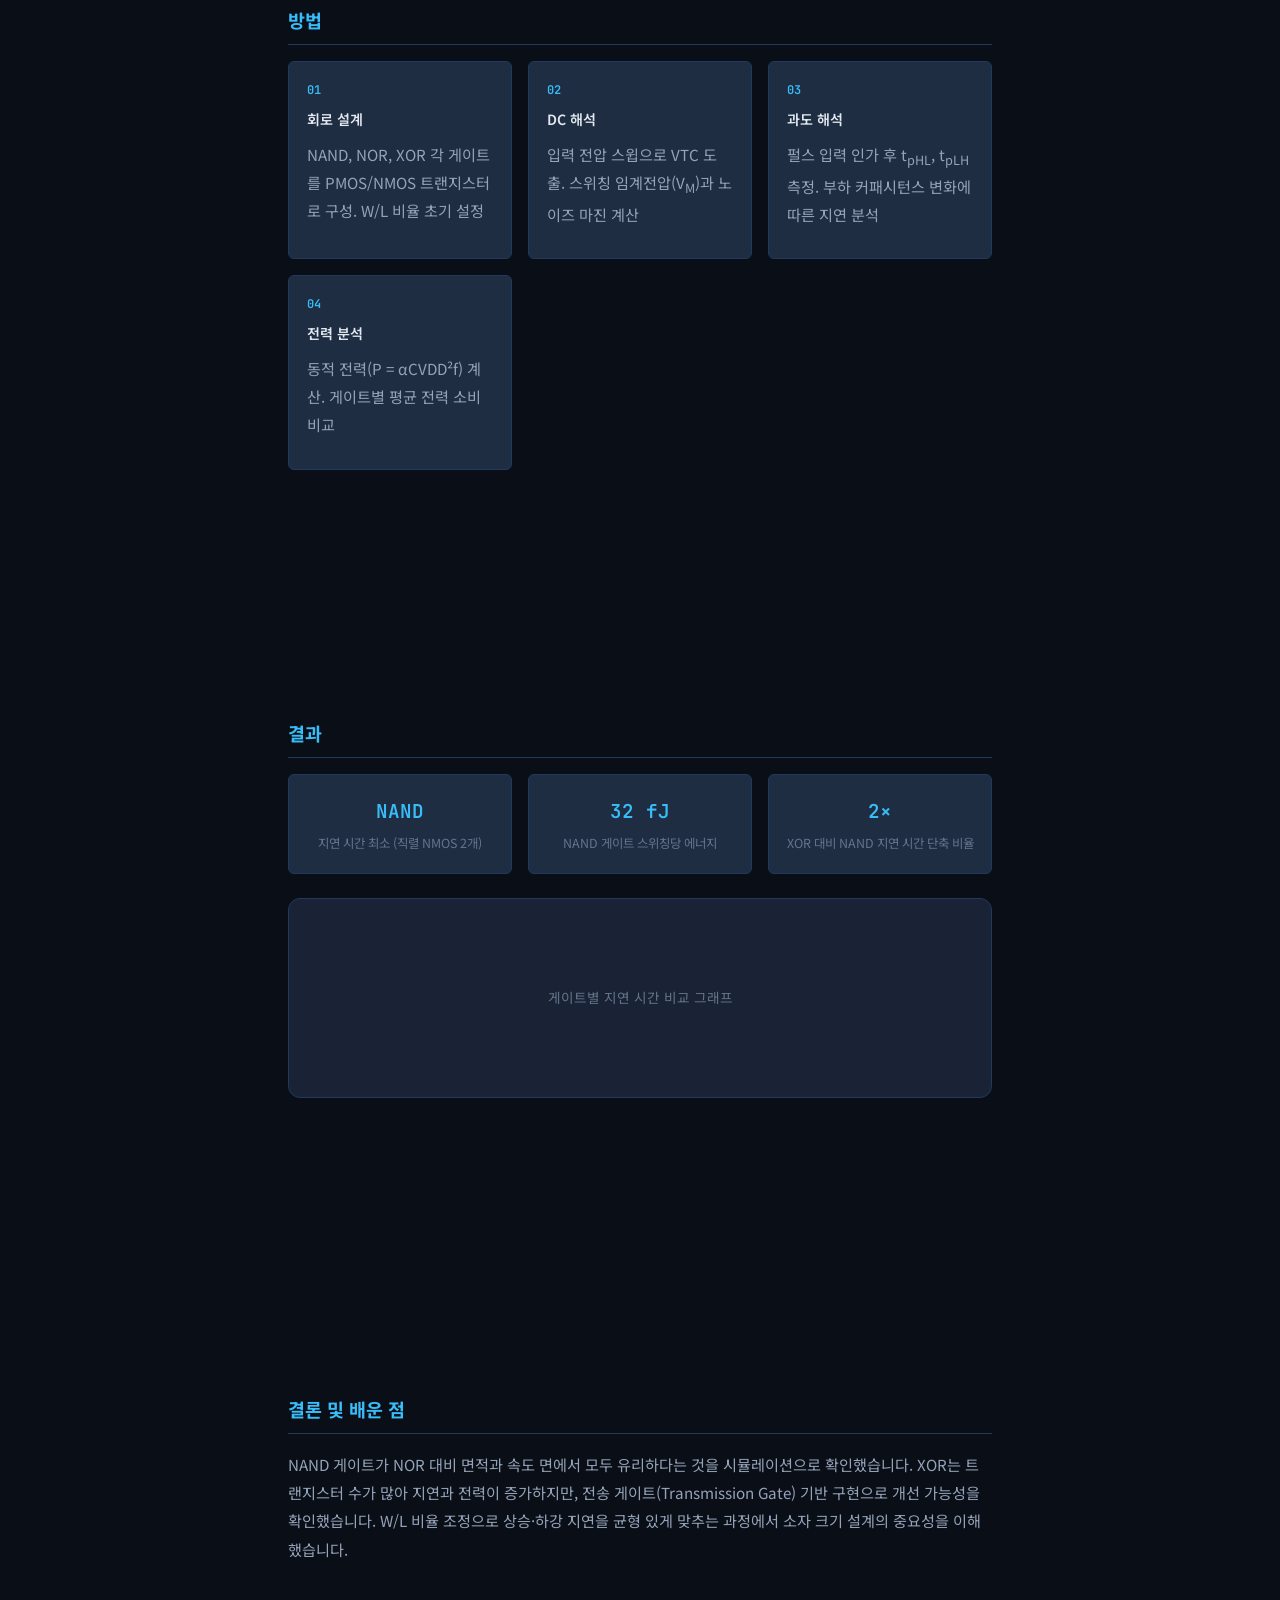
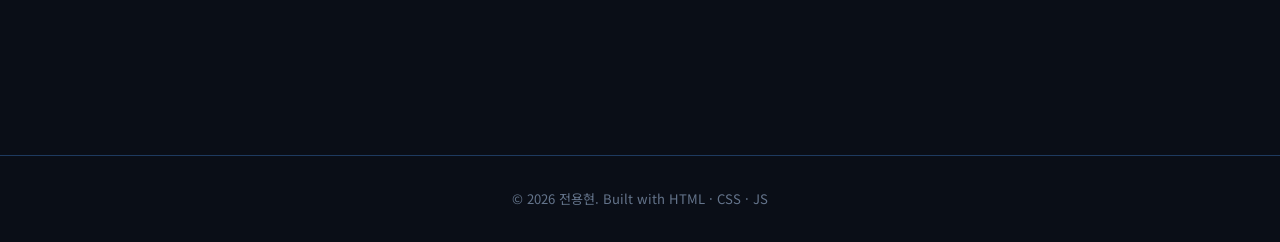
<file: project2.html>
<!DOCTYPE html>
<html lang="ko">
<head>
  <meta charset="UTF-8" />
  <meta name="viewport" content="width=device-width, initial-scale=1.0" />
  <title>CMOS 논리 게이트 설계 및 시뮬레이션 | 전용현</title>
  <link rel="stylesheet" href="style.css" />
  <link rel="stylesheet" href="project.css" />
  <link rel="preconnect" href="https://fonts.googleapis.com" />
  <link href="https://fonts.googleapis.com/css2?family=Noto+Sans+KR:wght@300;400;500;700&family=JetBrains+Mono:wght@400;600&display=swap" rel="stylesheet" />
</head>
<body>
  <nav id="navbar" class="scrolled">
    <div class="nav-inner">
      <a href="index.html" class="nav-logo">YH<span class="accent">.</span></a>
      <ul class="nav-links">
        <li><a href="index.html#about">About</a></li>
        <li><a href="index.html#skills">Skills</a></li>
        <li><a href="index.html#study">Study Log</a></li>
        <li><a href="index.html#portfolio">Portfolio</a></li>
        <li><a href="index.html#contact">Contact</a></li>
      </ul>
    </div>
  </nav>

  <main class="project-main">
    <div class="back-bar">
      <a href="index.html#portfolio" class="back-link">← Portfolio로 돌아가기</a>
    </div>

    <header class="project-header">
      <div class="project-tags">
        <span class="skill-tag">회로 설계</span>
        <span class="skill-tag">LTspice</span>
      </div>
      <h1 class="project-title">CMOS 논리 게이트 설계 및 시뮬레이션</h1>
      <p class="project-subtitle">NAND, NOR, XOR 게이트의 CMOS 구현과 지연 시간 · 전력 소비 분석</p>
      <div class="project-meta">
        <span class="meta-item"><span class="meta-label">기간</span> 2025.04 – 2025.06</span>
        <span class="meta-item"><span class="meta-label">분야</span> CMOS 회로 설계</span>
        <span class="meta-item"><span class="meta-label">도구</span> LTspice</span>
      </div>
    </header>

    <div class="project-cover placeholder-img">
      <span>회로 시뮬레이션 파형 이미지</span>
    </div>

    <div class="project-body">
      <section class="proj-section">
        <h2>개요</h2>
        <p>CMOS 공정을 기반으로 NAND, NOR, XOR 논리 게이트를 트랜지스터 레벨에서 직접 설계하고, LTspice 시뮬레이션을 통해 각 게이트의 전압전달특성(VTC), 전파 지연 시간(t<sub>pd</sub>), 동적 전력 소비를 분석했습니다.</p>
      </section>

      <section class="proj-section">
        <h2>배경 및 목적</h2>
        <ul class="proj-list">
          <li>CMOS 게이트는 NMOS 풀다운 네트워크와 PMOS 풀업 네트워크의 상보적 구성으로 정적 전력을 최소화</li>
          <li>게이트 구조에 따라 트랜지스터 직렬·병렬 배치가 달라져 지연 시간과 면적 간 트레이드오프 발생</li>
          <li>목표: 세 게이트의 성능 지표를 정량적으로 비교하고 설계 최적화 방향 도출</li>
        </ul>
      </section>

      <section class="proj-section">
        <h2>방법</h2>
        <div class="method-grid">
          <div class="method-card">
            <span class="method-num">01</span>
            <h3>회로 설계</h3>
            <p>NAND, NOR, XOR 각 게이트를 PMOS/NMOS 트랜지스터로 구성. W/L 비율 초기 설정</p>
          </div>
          <div class="method-card">
            <span class="method-num">02</span>
            <h3>DC 해석</h3>
            <p>입력 전압 스윕으로 VTC 도출. 스위칭 임계전압(V<sub>M</sub>)과 노이즈 마진 계산</p>
          </div>
          <div class="method-card">
            <span class="method-num">03</span>
            <h3>과도 해석</h3>
            <p>펄스 입력 인가 후 t<sub>pHL</sub>, t<sub>pLH</sub> 측정. 부하 커패시턴스 변화에 따른 지연 분석</p>
          </div>
          <div class="method-card">
            <span class="method-num">04</span>
            <h3>전력 분석</h3>
            <p>동적 전력(P = αCVDD²f) 계산. 게이트별 평균 전력 소비 비교</p>
          </div>
        </div>
      </section>

      <section class="proj-section">
        <h2>결과</h2>
        <div class="result-grid">
          <div class="result-card">
            <span class="result-val">NAND</span>
            <span class="result-desc">지연 시간 최소 (직렬 NMOS 2개)</span>
          </div>
          <div class="result-card">
            <span class="result-val">32 fJ</span>
            <span class="result-desc">NAND 게이트 스위칭당 에너지</span>
          </div>
          <div class="result-card">
            <span class="result-val">2× </span>
            <span class="result-desc">XOR 대비 NAND 지연 시간 단축 비율</span>
          </div>
        </div>
        <div class="project-cover placeholder-img" style="margin-top:24px; height:200px;">
          <span>게이트별 지연 시간 비교 그래프</span>
        </div>
      </section>

      <section class="proj-section">
        <h2>결론 및 배운 점</h2>
        <p>NAND 게이트가 NOR 대비 면적과 속도 면에서 모두 유리하다는 것을 시뮬레이션으로 확인했습니다. XOR는 트랜지스터 수가 많아 지연과 전력이 증가하지만, 전송 게이트(Transmission Gate) 기반 구현으로 개선 가능성을 확인했습니다. W/L 비율 조정으로 상승·하강 지연을 균형 있게 맞추는 과정에서 소자 크기 설계의 중요성을 이해했습니다.</p>
      </section>
    </div>
  </main>

  <footer>
    <p>© 2026 전용현. Built with HTML · CSS · JS</p>
  </footer>
</body>
</html>
</file>
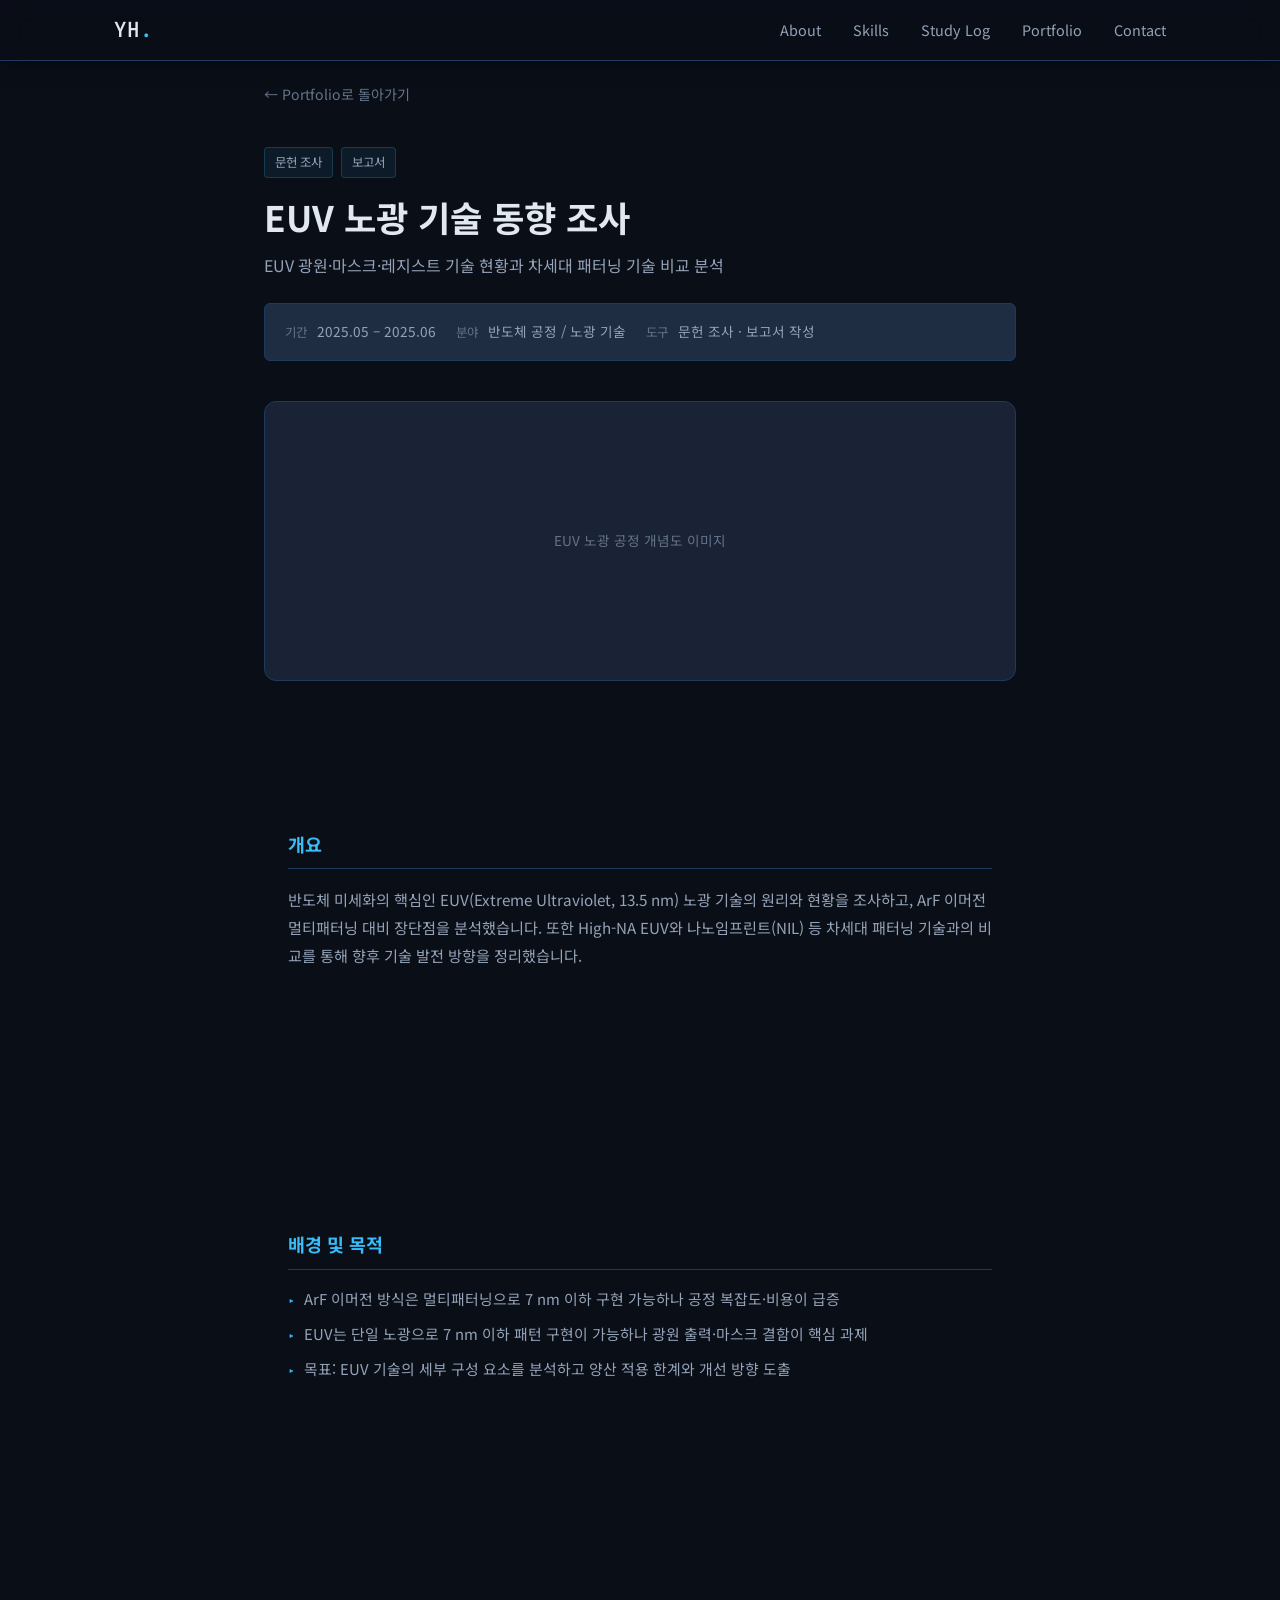
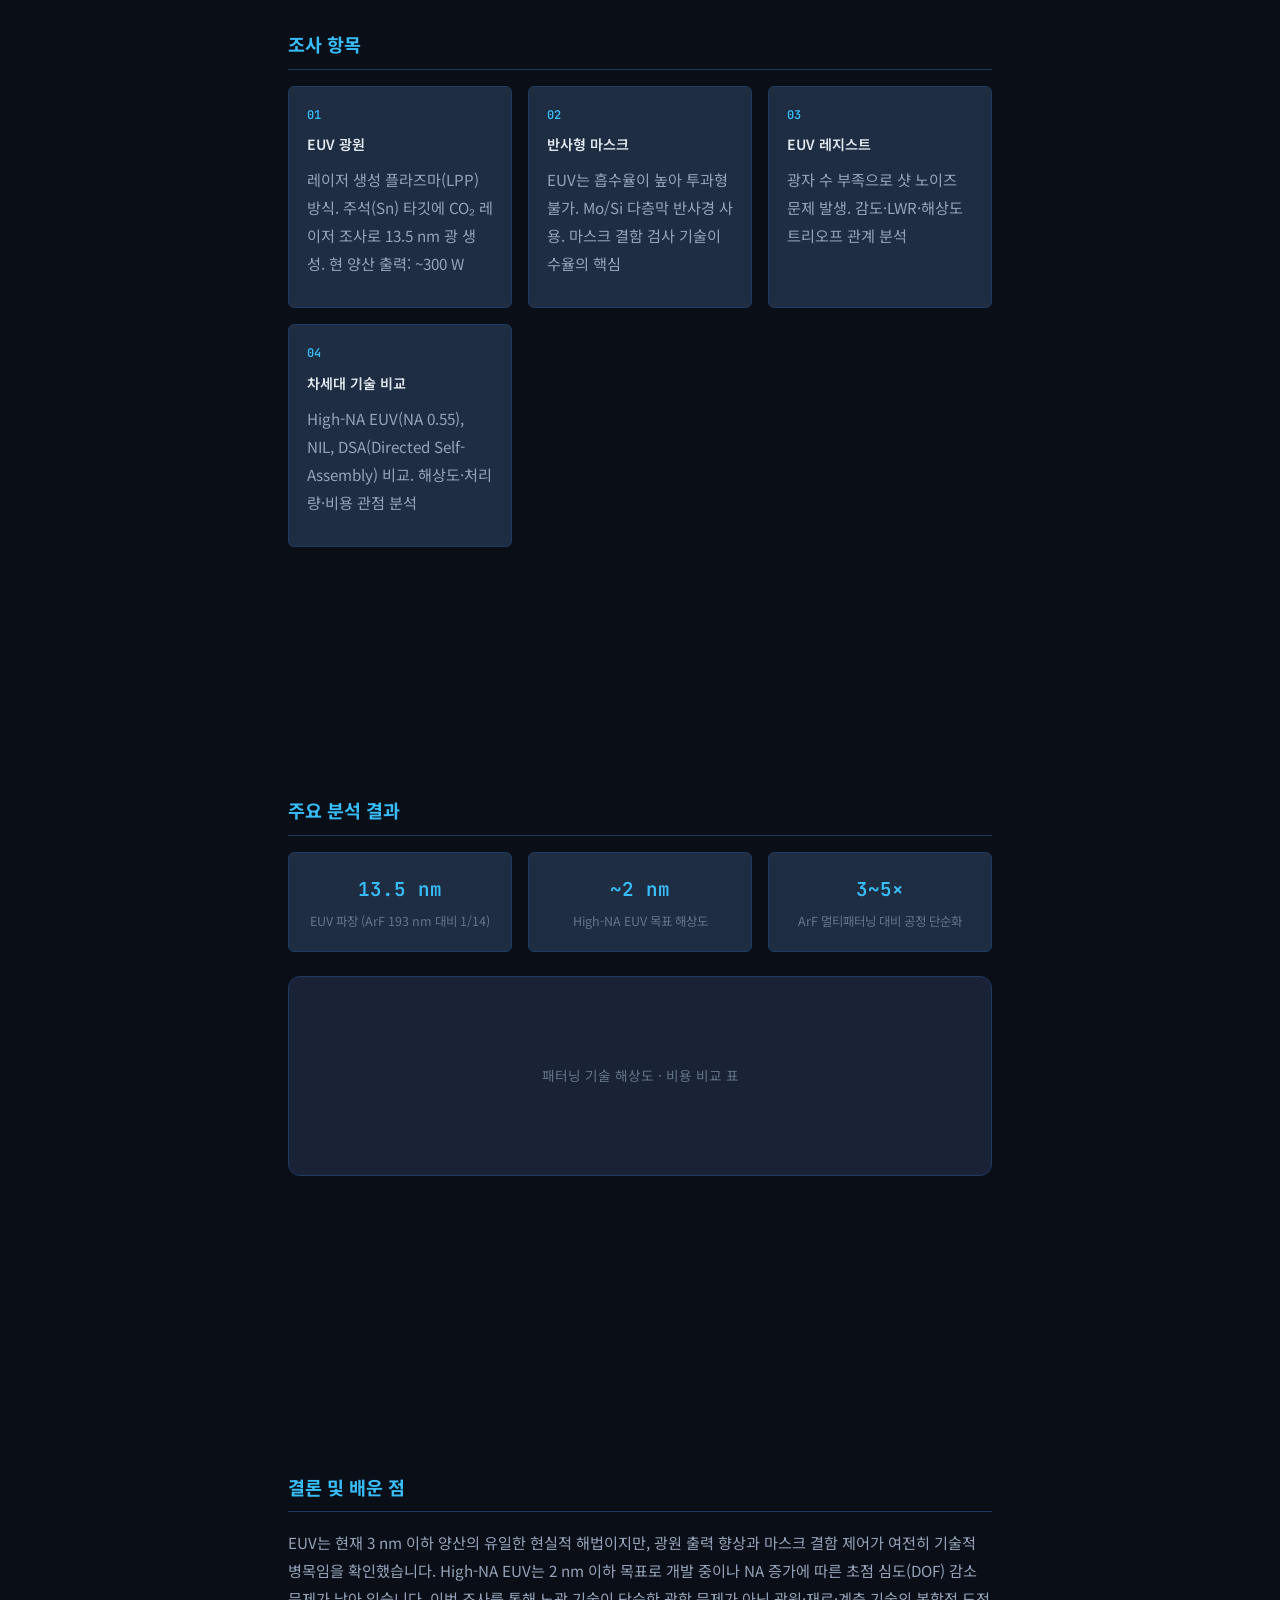
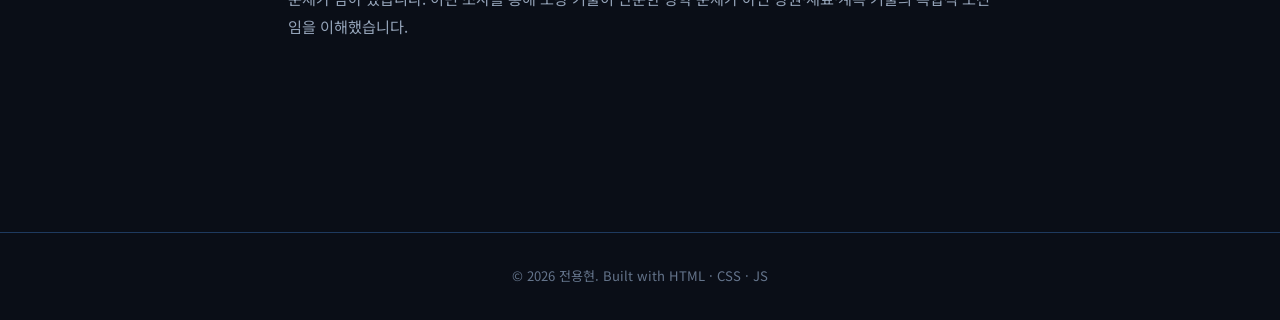
<file: project3.html>
<!DOCTYPE html>
<html lang="ko">
<head>
  <meta charset="UTF-8" />
  <meta name="viewport" content="width=device-width, initial-scale=1.0" />
  <title>EUV 노광 기술 동향 조사 | 전용현</title>
  <link rel="stylesheet" href="style.css" />
  <link rel="stylesheet" href="project.css" />
  <link rel="preconnect" href="https://fonts.googleapis.com" />
  <link href="https://fonts.googleapis.com/css2?family=Noto+Sans+KR:wght@300;400;500;700&family=JetBrains+Mono:wght@400;600&display=swap" rel="stylesheet" />
</head>
<body>
  <nav id="navbar" class="scrolled">
    <div class="nav-inner">
      <a href="index.html" class="nav-logo">YH<span class="accent">.</span></a>
      <ul class="nav-links">
        <li><a href="index.html#about">About</a></li>
        <li><a href="index.html#skills">Skills</a></li>
        <li><a href="index.html#study">Study Log</a></li>
        <li><a href="index.html#portfolio">Portfolio</a></li>
        <li><a href="index.html#contact">Contact</a></li>
      </ul>
    </div>
  </nav>

  <main class="project-main">
    <div class="back-bar">
      <a href="index.html#portfolio" class="back-link">← Portfolio로 돌아가기</a>
    </div>

    <header class="project-header">
      <div class="project-tags">
        <span class="skill-tag">문헌 조사</span>
        <span class="skill-tag">보고서</span>
      </div>
      <h1 class="project-title">EUV 노광 기술 동향 조사</h1>
      <p class="project-subtitle">EUV 광원·마스크·레지스트 기술 현황과 차세대 패터닝 기술 비교 분석</p>
      <div class="project-meta">
        <span class="meta-item"><span class="meta-label">기간</span> 2025.05 – 2025.06</span>
        <span class="meta-item"><span class="meta-label">분야</span> 반도체 공정 / 노광 기술</span>
        <span class="meta-item"><span class="meta-label">도구</span> 문헌 조사 · 보고서 작성</span>
      </div>
    </header>

    <div class="project-cover placeholder-img">
      <span>EUV 노광 공정 개념도 이미지</span>
    </div>

    <div class="project-body">
      <section class="proj-section">
        <h2>개요</h2>
        <p>반도체 미세화의 핵심인 EUV(Extreme Ultraviolet, 13.5 nm) 노광 기술의 원리와 현황을 조사하고, ArF 이머전 멀티패터닝 대비 장단점을 분석했습니다. 또한 High-NA EUV와 나노임프린트(NIL) 등 차세대 패터닝 기술과의 비교를 통해 향후 기술 발전 방향을 정리했습니다.</p>
      </section>

      <section class="proj-section">
        <h2>배경 및 목적</h2>
        <ul class="proj-list">
          <li>ArF 이머전 방식은 멀티패터닝으로 7 nm 이하 구현 가능하나 공정 복잡도·비용이 급증</li>
          <li>EUV는 단일 노광으로 7 nm 이하 패턴 구현이 가능하나 광원 출력·마스크 결함이 핵심 과제</li>
          <li>목표: EUV 기술의 세부 구성 요소를 분석하고 양산 적용 한계와 개선 방향 도출</li>
        </ul>
      </section>

      <section class="proj-section">
        <h2>조사 항목</h2>
        <div class="method-grid">
          <div class="method-card">
            <span class="method-num">01</span>
            <h3>EUV 광원</h3>
            <p>레이저 생성 플라즈마(LPP) 방식. 주석(Sn) 타깃에 CO₂ 레이저 조사로 13.5 nm 광 생성. 현 양산 출력: ~300 W</p>
          </div>
          <div class="method-card">
            <span class="method-num">02</span>
            <h3>반사형 마스크</h3>
            <p>EUV는 흡수율이 높아 투과형 불가. Mo/Si 다층막 반사경 사용. 마스크 결함 검사 기술이 수율의 핵심</p>
          </div>
          <div class="method-card">
            <span class="method-num">03</span>
            <h3>EUV 레지스트</h3>
            <p>광자 수 부족으로 샷 노이즈 문제 발생. 감도·LWR·해상도 트리오프 관계 분석</p>
          </div>
          <div class="method-card">
            <span class="method-num">04</span>
            <h3>차세대 기술 비교</h3>
            <p>High-NA EUV(NA 0.55), NIL, DSA(Directed Self-Assembly) 비교. 해상도·처리량·비용 관점 분석</p>
          </div>
        </div>
      </section>

      <section class="proj-section">
        <h2>주요 분석 결과</h2>
        <div class="result-grid">
          <div class="result-card">
            <span class="result-val">13.5 nm</span>
            <span class="result-desc">EUV 파장 (ArF 193 nm 대비 1/14)</span>
          </div>
          <div class="result-card">
            <span class="result-val">~2 nm</span>
            <span class="result-desc">High-NA EUV 목표 해상도</span>
          </div>
          <div class="result-card">
            <span class="result-val">3~5×</span>
            <span class="result-desc">ArF 멀티패터닝 대비 공정 단순화</span>
          </div>
        </div>
        <div class="project-cover placeholder-img" style="margin-top:24px; height:200px;">
          <span>패터닝 기술 해상도 · 비용 비교 표</span>
        </div>
      </section>

      <section class="proj-section">
        <h2>결론 및 배운 점</h2>
        <p>EUV는 현재 3 nm 이하 양산의 유일한 현실적 해법이지만, 광원 출력 향상과 마스크 결함 제어가 여전히 기술적 병목임을 확인했습니다. High-NA EUV는 2 nm 이하 목표로 개발 중이나 NA 증가에 따른 초점 심도(DOF) 감소 문제가 남아 있습니다. 이번 조사를 통해 노광 기술이 단순한 광학 문제가 아닌 광원·재료·계측 기술의 복합적 도전임을 이해했습니다.</p>
      </section>
    </div>
  </main>

  <footer>
    <p>© 2026 전용현. Built with HTML · CSS · JS</p>
  </footer>
</body>
</html>
</file>
<file: style.css>
/* ===== Reset & Base ===== */
*, *::before, *::after { box-sizing: border-box; margin: 0; padding: 0; }

:root {
  --bg: #0a0e17;
  --bg2: #111827;
  --bg3: #1a2235;
  --surface: #1e2d42;
  --surface2: #243349;
  --accent: #38bdf8;
  --accent2: #818cf8;
  --accent3: #34d399;
  --text: #e2e8f0;
  --text2: #94a3b8;
  --text3: #64748b;
  --border: #1e3a5f;
  --radius: 12px;
  --radius-sm: 6px;
  --shadow: 0 4px 24px rgba(0,0,0,0.4);
  --font: 'Noto Sans KR', sans-serif;
  --mono: 'JetBrains Mono', monospace;
}

html { scroll-behavior: smooth; }

body {
  font-family: var(--font);
  background: var(--bg);
  color: var(--text);
  line-height: 1.7;
  overflow-x: hidden;
}

a { color: inherit; text-decoration: none; }
ul { list-style: none; }
strong { color: var(--accent); }

/* ===== Scrollbar ===== */
::-webkit-scrollbar { width: 6px; }
::-webkit-scrollbar-track { background: var(--bg); }
::-webkit-scrollbar-thumb { background: var(--border); border-radius: 3px; }

/* ===== Navbar ===== */
#navbar {
  position: fixed;
  top: 0; left: 0; right: 0;
  z-index: 100;
  background: rgba(10, 14, 23, 0.85);
  backdrop-filter: blur(12px);
  border-bottom: 1px solid var(--border);
  transition: box-shadow 0.3s;
}
#navbar.scrolled { box-shadow: 0 2px 20px rgba(0,0,0,0.5); }

.nav-inner {
  max-width: 1100px;
  margin: 0 auto;
  padding: 0 24px;
  height: 60px;
  display: flex;
  align-items: center;
  justify-content: space-between;
}

.nav-logo {
  font-family: var(--mono);
  font-size: 1.3rem;
  font-weight: 600;
  color: var(--text);
  letter-spacing: 0.05em;
}

.nav-links {
  display: flex;
  gap: 32px;
}
.nav-links a {
  font-size: 0.9rem;
  color: var(--text2);
  transition: color 0.2s;
  position: relative;
}
.nav-links a::after {
  content: '';
  position: absolute;
  bottom: -4px; left: 0;
  width: 0; height: 2px;
  background: var(--accent);
  transition: width 0.3s;
}
.nav-links a:hover { color: var(--text); }
.nav-links a:hover::after { width: 100%; }

.hamburger {
  display: none;
  flex-direction: column;
  gap: 5px;
  background: none;
  border: none;
  cursor: pointer;
  padding: 4px;
}
.hamburger span {
  display: block;
  width: 22px; height: 2px;
  background: var(--text2);
  border-radius: 2px;
  transition: 0.3s;
}

.nav-mobile {
  display: none;
  flex-direction: column;
  padding: 12px 24px 16px;
  border-top: 1px solid var(--border);
  gap: 12px;
}
.nav-mobile.open { display: flex; }
.nav-mobile a { color: var(--text2); font-size: 0.95rem; }
.nav-mobile a:hover { color: var(--text); }

/* ===== Accent ===== */
.accent { color: var(--accent); }

/* ===== Buttons ===== */
.btn {
  display: inline-block;
  padding: 12px 28px;
  white-space: nowrap;
  border-radius: var(--radius-sm);
  font-size: 0.9rem;
  font-weight: 500;
  transition: all 0.25s;
  cursor: pointer;
  border: none;
}
.btn-primary {
  background: var(--accent);
  color: #0a0e17;
}
.btn-primary:hover { background: #7dd3fc; transform: translateY(-2px); box-shadow: 0 6px 20px rgba(56,189,248,0.3); }
.btn-outline {
  border: 1.5px solid var(--accent);
  color: var(--accent);
  background: transparent;
}
.btn-outline:hover { background: rgba(56,189,248,0.1); transform: translateY(-2px); }
.btn-sm { padding: 8px 18px; font-size: 0.82rem; }

/* ===== Section Layout ===== */
section { padding: 100px 24px; }
.section-inner { max-width: 1100px; margin: 0 auto; }
.section-title {
  font-size: clamp(1.8rem, 4vw, 2.5rem);
  font-weight: 700;
  margin-bottom: 16px;
}
.section-desc {
  color: var(--text2);
  margin-bottom: 48px;
  font-size: 1rem;
}

/* ===== Hero ===== */
#hero {
  min-height: 100vh;
  display: flex;
  align-items: center;
  justify-content: space-between;
  padding: 80px 24px 60px;
  max-width: 1200px;
  margin: 0 auto;
  gap: 40px;
}
.hero-content { flex: 1; }
.hero-sub {
  font-size: 0.95rem;
  color: var(--accent);
  margin-bottom: 12px;
  letter-spacing: 0.1em;
}
.hero-title {
  font-size: clamp(3rem, 7vw, 5rem);
  font-weight: 700;
  line-height: 1.1;
  margin-bottom: 20px;
}
.hero-desc {
  color: var(--text2);
  font-size: 1.05rem;
  line-height: 1.8;
  margin-bottom: 36px;
  max-width: 480px;
}
.hero-btns { display: flex; gap: 16px; flex-wrap: wrap; }

/* ===== Chip Diagram ===== */
.hero-visual {
  flex: 0 0 360px;
  display: flex;
  align-items: center;
  justify-content: center;
}
.chip-diagram {
  position: relative;
  width: 280px;
  height: 280px;
  display: flex;
  align-items: center;
  justify-content: center;
}
.chip-core {
  width: 80px; height: 80px;
  background: linear-gradient(135deg, var(--accent), var(--accent2));
  border-radius: 12px;
  display: flex;
  align-items: center;
  justify-content: center;
  position: relative;
  z-index: 2;
  box-shadow: 0 0 40px rgba(56,189,248,0.4);
}
.chip-label {
  font-family: var(--mono);
  font-size: 1.4rem;
  font-weight: 700;
  color: #0a0e17;
}
.chip-ring {
  position: absolute;
  border-radius: 50%;
  border: 1.5px solid;
  animation: rotate linear infinite;
}
.ring1 { width: 140px; height: 140px; border-color: rgba(56,189,248,0.4); animation-duration: 8s; }
.ring2 { width: 200px; height: 200px; border-color: rgba(129,140,248,0.3); animation-duration: 14s; animation-direction: reverse; }
.ring3 { width: 260px; height: 260px; border-color: rgba(52,211,153,0.2); animation-duration: 20s; }

@keyframes rotate { from { transform: rotate(0deg); } to { transform: rotate(360deg); } }

.orbit-dot {
  position: absolute;
  width: 10px; height: 10px;
  border-radius: 50%;
  animation: orbit linear infinite;
}
.d1 { background: var(--accent); width: 10px; height: 10px; animation-duration: 8s; top: calc(50% - 70px); left: 50%; transform-origin: 0 70px; }
.d2 { background: var(--accent2); width: 8px; height: 8px; animation-duration: 14s; animation-direction: reverse; top: calc(50% - 100px); left: 50%; transform-origin: 0 100px; }
.d3 { background: var(--accent3); width: 7px; height: 7px; animation-duration: 20s; top: calc(50% - 130px); left: 50%; transform-origin: 0 130px; }

@keyframes orbit { from { transform: rotate(0deg) translateX(-5px); } to { transform: rotate(360deg) translateX(-5px); } }

/* ===== About ===== */
#about { background: var(--bg2); }
.about-grid {
  display: grid;
  grid-template-columns: 1fr 1fr;
  gap: 48px;
  align-items: start;
}
.about-text p {
  color: var(--text2);
  margin-bottom: 16px;
  font-size: 1rem;
}
.about-list { margin-top: 24px; display: flex; flex-direction: column; gap: 12px; }
.about-list li { color: var(--text2); font-size: 0.95rem; display: flex; align-items: flex-start; gap: 10px; }
.tag {
  background: rgba(56,189,248,0.15);
  color: var(--accent);
  font-size: 0.75rem;
  padding: 2px 8px;
  border-radius: 4px;
  white-space: nowrap;
  font-weight: 500;
}
.about-card {
  background: var(--surface);
  border: 1px solid var(--border);
  border-radius: var(--radius);
  padding: 28px;
  display: flex;
  flex-direction: column;
  gap: 16px;
}
.info-item {
  display: flex;
  justify-content: space-between;
  align-items: center;
  padding-bottom: 12px;
  border-bottom: 1px solid var(--border);
  font-size: 0.9rem;
}
.info-item:last-child { border-bottom: none; padding-bottom: 0; }
.info-label { color: var(--text3); font-size: 0.82rem; }

/* ===== Skills ===== */
#skills { background: var(--bg); }
.skills-grid {
  display: grid;
  grid-template-columns: repeat(auto-fit, minmax(220px, 1fr));
  gap: 24px;
}
.skill-category {
  background: var(--surface);
  border: 1px solid var(--border);
  border-radius: var(--radius);
  padding: 24px;
  transition: border-color 0.3s, transform 0.2s;
}
.skill-category:hover { border-color: var(--accent); transform: translateY(-4px); }
.skill-category h3 {
  font-size: 0.95rem;
  font-weight: 600;
  color: var(--accent);
  margin-bottom: 16px;
}
.skill-tags { display: flex; flex-wrap: wrap; gap: 8px; }
.skill-tag {
  background: rgba(56,189,248,0.08);
  border: 1px solid rgba(56,189,248,0.2);
  color: var(--text2);
  font-size: 0.78rem;
  padding: 4px 10px;
  border-radius: 4px;
}
.skill-tag.inactive {
  background: rgba(100,116,139,0.08);
  border-color: rgba(100,116,139,0.2);
  color: var(--text3);
  text-decoration: line-through;
  opacity: 0.6;
}
.skill-tag.cert {
  background: rgba(52,211,153,0.1);
  border-color: rgba(52,211,153,0.3);
  color: var(--accent3);
}
.skill-tag.cert-pending {
  background: rgba(251,191,36,0.08);
  border-color: rgba(251,191,36,0.25);
  color: #fbbf24;
}

/* ===== Study Log ===== */
#study { background: var(--bg2); }
.study-filters {
  display: flex;
  flex-direction: column;
  gap: 10px;
  margin-bottom: 36px;
}
.filter-major-row, .filter-sub-row {
  display: flex;
  gap: 8px;
  flex-wrap: wrap;
}
.filter-sub-row { padding-left: 4px; }
.filter-btn {
  padding: 6px 18px;
  border: 1.5px solid var(--border);
  background: transparent;
  color: var(--text2);
  border-radius: 20px;
  font-size: 0.85rem;
  cursor: pointer;
  transition: all 0.2s;
  font-family: var(--font);
}
.filter-btn:hover, .filter-btn.active {
  border-color: var(--accent);
  color: var(--accent);
  background: rgba(56,189,248,0.08);
}
.filter-sub-btn {
  padding: 4px 14px;
  border: 1px solid var(--border);
  background: transparent;
  color: var(--text3);
  border-radius: 14px;
  font-size: 0.78rem;
  cursor: pointer;
  transition: all 0.2s;
  font-family: var(--font);
}
.filter-sub-btn:hover, .filter-sub-btn.active {
  border-color: var(--accent2);
  color: var(--accent2);
  background: rgba(129,140,248,0.08);
}
.filter-sort-wrap {
  display: flex;
  gap: 6px;
  margin-left: auto;
}
.sort-btn {
  padding: 4px 12px;
  border: 1px solid var(--border);
  background: transparent;
  color: var(--text3);
  border-radius: 14px;
  font-size: 0.78rem;
  cursor: pointer;
  transition: all 0.2s;
  font-family: var(--font);
}
.sort-btn:hover, .sort-btn.active {
  border-color: var(--accent3);
  color: var(--accent3);
  background: rgba(52,211,153,0.08);
}

.study-grid {
  display: grid;
  grid-template-columns: repeat(auto-fill, minmax(300px, 1fr));
  gap: 24px;
}
.study-card {
  background: var(--surface);
  border: 1px solid var(--border);
  border-radius: var(--radius);
  padding: 24px;
  transition: border-color 0.3s, transform 0.2s, opacity 0.3s;
  display: flex;
  flex-direction: column;
  gap: 12px;
}
.study-card:hover { border-color: var(--accent); transform: translateY(-4px); box-shadow: var(--shadow); }
.study-card.hidden { display: none; }
.card-header { display: flex; justify-content: space-between; align-items: center; }
.card-tag {
  font-size: 0.72rem;
  font-weight: 600;
  padding: 3px 10px;
  border-radius: 4px;
  text-transform: uppercase;
  letter-spacing: 0.05em;
}
/* 대분류별 색상 */
.card-tag.cat-semiconductor { background: rgba(56,189,248,0.15); color: var(--accent); }
.card-tag.cat-data          { background: rgba(129,140,248,0.15); color: var(--accent2); }
.card-tag.cat-quality       { background: rgba(52,211,153,0.15); color: var(--accent3); }
.card-tag.cat-career        { background: rgba(251,191,36,0.15); color: #fbbf24; }
/* 하위 호환 */
.card-tag.process { background: rgba(56,189,248,0.15); color: var(--accent); }
.card-tag.device  { background: rgba(129,140,248,0.15); color: var(--accent2); }
.card-tag.circuit { background: rgba(52,211,153,0.15); color: var(--accent3); }
.card-tag.physics { background: rgba(251,191,36,0.15); color: #fbbf24; }
.card-date { font-size: 0.78rem; color: var(--text3); font-family: var(--mono); }
.study-card h3 { font-size: 1rem; font-weight: 600; line-height: 1.4; }
.study-card p { color: var(--text2); font-size: 0.88rem; line-height: 1.7; flex: 1; }
.card-footer { margin-top: 8px; }
.read-more { color: var(--accent); font-size: 0.82rem; cursor: pointer; transition: opacity 0.2s; text-decoration: none; display: inline-block; }
.read-more:hover { opacity: 0.7; }

/* ===== Portfolio ===== */
#portfolio { background: var(--bg); }
.portfolio-grid {
  display: grid;
  grid-template-columns: repeat(auto-fill, minmax(300px, 1fr));
  gap: 28px;
}
.portfolio-card {
  background: var(--surface);
  border: 1px solid var(--border);
  border-radius: var(--radius);
  overflow: hidden;
  transition: border-color 0.3s, transform 0.2s;
}
.portfolio-card:hover { border-color: var(--accent2); transform: translateY(-4px); box-shadow: var(--shadow); }
.portfolio-img {
  width: 100%;
  height: 180px;
  background: var(--bg3);
  display: flex;
  align-items: center;
  justify-content: center;
  overflow: hidden;
}
.portfolio-img img { width: 100%; height: 100%; object-fit: cover; }
.placeholder-img { border-bottom: 1px solid var(--border); }
.placeholder-img span { color: var(--text3); font-size: 0.85rem; }
.portfolio-body { padding: 20px; display: flex; flex-direction: column; gap: 10px; }
.portfolio-tags { display: flex; flex-wrap: wrap; gap: 6px; }
.portfolio-body h3 { font-size: 0.98rem; font-weight: 600; line-height: 1.4; }
.portfolio-body p { color: var(--text2); font-size: 0.85rem; line-height: 1.7; flex: 1; }
.portfolio-body .btn { margin-top: 8px; align-self: flex-start; }

/* ===== Contact ===== */
#contact { background: var(--bg2); }
.contact-inner { text-align: center; }
.contact-links {
  display: flex;
  justify-content: center;
  gap: 24px;
  flex-wrap: wrap;
  margin-top: 48px;
}
.contact-card {
  display: flex;
  align-items: center;
  gap: 12px;
  background: var(--surface);
  border: 1px solid var(--border);
  border-radius: var(--radius);
  padding: 18px 28px;
  font-size: 0.9rem;
  color: var(--text2);
  transition: all 0.25s;
}
.contact-card svg { width: 20px; height: 20px; flex-shrink: 0; }
.contact-card:hover { border-color: var(--accent); color: var(--accent); transform: translateY(-3px); box-shadow: 0 6px 20px rgba(56,189,248,0.15); }

/* ===== Footer ===== */
footer {
  text-align: center;
  padding: 32px 24px;
  color: var(--text3);
  font-size: 0.82rem;
  border-top: 1px solid var(--border);
  background: var(--bg);
}

/* ===== Responsive ===== */
@media (max-width: 768px) {
  .nav-links { display: none; }
  .hamburger { display: flex; }

  #hero {
    flex-direction: column;
    min-height: auto;
    padding: 100px 24px 60px;
    text-align: center;
  }
  .hero-desc { margin: 0 auto 36px; }
  .hero-btns { justify-content: center; }
  .hero-visual { flex: none; }
  .chip-diagram { width: 220px; height: 220px; }
  .ring1 { width: 110px; height: 110px; }
  .ring2 { width: 160px; height: 160px; }
  .ring3 { width: 210px; height: 210px; }

  .about-grid { grid-template-columns: 1fr; gap: 32px; }

  section { padding: 80px 24px; }
}

@media (max-width: 480px) {
  .hero-btns { flex-direction: column; align-items: center; }
  .btn { width: 100%; text-align: center; }
  .contact-links { flex-direction: column; align-items: center; }
  .contact-card { width: 100%; max-width: 320px; justify-content: center; }
}
</file>
<file: admin.css>
/* ===== Lock Screen ===== */
#lock-screen {
  min-height: 100vh;
  display: flex;
  align-items: center;
  justify-content: center;
  background: var(--bg);
}
.lock-box {
  background: var(--surface);
  border: 1px solid var(--border);
  border-radius: var(--radius);
  padding: 48px 40px;
  width: 100%;
  max-width: 380px;
  text-align: center;
}
.lock-icon { font-size: 2rem; margin-bottom: 12px; }
.lock-title { font-size: 1.8rem; font-weight: 700; margin-bottom: 8px; }
.lock-sub { color: var(--text3); font-size: 0.88rem; margin-bottom: 28px; }
.lock-form { display: flex; gap: 8px; }
.lock-form input {
  flex: 1;
  background: var(--bg2);
  border: 1px solid var(--border);
  border-radius: var(--radius-sm);
  color: var(--text);
  padding: 10px 14px;
  font-size: 0.9rem;
  font-family: var(--font);
  outline: none;
  transition: border-color 0.2s;
}
.lock-form input:focus { border-color: var(--accent); }
.lock-error {
  color: #f87171;
  font-size: 0.82rem;
  margin-top: 10px;
  min-height: 18px;
}

/* ===== Admin Navbar ===== */
.admin-nav-right {
  display: flex;
  align-items: center;
  gap: 12px;
}
.admin-badge {
  background: rgba(248,113,113,0.15);
  color: #f87171;
  font-size: 0.75rem;
  font-weight: 600;
  padding: 4px 10px;
  border-radius: 20px;
}

/* ===== Admin Main ===== */
.admin-main {
  max-width: 900px;
  margin: 0 auto;
  padding: 80px 24px 80px;
}

/* ===== 내보내기 바 ===== */
.export-bar {
  display: flex;
  align-items: center;
  justify-content: space-between;
  gap: 16px;
  background: rgba(52,211,153,0.06);
  border: 1px solid rgba(52,211,153,0.2);
  border-radius: var(--radius-sm);
  padding: 14px 20px;
  margin-bottom: 32px;
  flex-wrap: wrap;
}
.export-info {
  display: flex;
  flex-direction: column;
  gap: 4px;
}
.export-info strong {
  font-size: 0.9rem;
  color: var(--accent3);
}
.export-info span {
  font-size: 0.78rem;
  color: var(--text3);
}

/* ===== Tabs ===== */
.admin-tabs {
  display: flex;
  gap: 0;
  border-bottom: 2px solid var(--border);
  margin-bottom: 40px;
}
.tab-btn {
  background: none;
  border: none;
  color: var(--text3);
  font-size: 1rem;
  font-weight: 600;
  font-family: var(--font);
  padding: 12px 28px;
  cursor: pointer;
  position: relative;
  transition: color 0.2s;
}
.tab-btn::after {
  content: '';
  position: absolute;
  bottom: -2px; left: 0; right: 0;
  height: 2px;
  background: var(--accent);
  transform: scaleX(0);
  transition: transform 0.2s;
}
.tab-btn.active { color: var(--accent); }
.tab-btn.active::after { transform: scaleX(1); }
.tab-btn:hover { color: var(--text); }

.tab-panel { display: none; }
.tab-panel.active { display: block; }

/* ===== Panel Header ===== */
.panel-header {
  display: flex;
  justify-content: space-between;
  align-items: center;
  margin-bottom: 24px;
}
.panel-header h2 {
  font-size: 1.3rem;
  font-weight: 700;
}

/* ===== Admin Form ===== */
.admin-form {
  background: var(--surface);
  border: 1px solid var(--accent);
  border-radius: var(--radius);
  padding: 28px;
  margin-bottom: 32px;
}
.admin-form h3 {
  font-size: 1rem;
  font-weight: 600;
  color: var(--accent);
  margin-bottom: 20px;
  font-family: var(--mono);
}
.form-grid {
  display: grid;
  grid-template-columns: 1fr 1fr;
  gap: 16px;
}
.form-group { display: flex; flex-direction: column; gap: 6px; }
.form-group.full { grid-column: 1 / -1; }
.form-group label {
  font-size: 0.78rem;
  color: var(--text3);
  font-weight: 500;
}
.form-group input,
.form-group select,
.form-group textarea {
  background: var(--bg2);
  border: 1px solid var(--border);
  border-radius: var(--radius-sm);
  color: var(--text);
  padding: 10px 12px;
  font-size: 0.9rem;
  font-family: var(--font);
  outline: none;
  transition: border-color 0.2s;
  resize: vertical;
}
.form-group input:focus,
.form-group select:focus,
.form-group textarea:focus { border-color: var(--accent); }
.form-group select option { background: var(--bg2); }
.form-actions {
  display: flex;
  gap: 10px;
  margin-top: 20px;
}
.form-hint {
  margin-top: 12px;
  font-size: 0.8rem;
  color: var(--text3);
  line-height: 1.7;
}
.form-hint code {
  font-family: var(--mono);
  background: var(--bg2);
  padding: 1px 5px;
  border-radius: 3px;
  color: var(--accent);
}

/* ===== Study Admin 카테고리 탭 ===== */
.study-admin-tabs {
  display: flex;
  flex-wrap: wrap;
  gap: 8px;
  margin-bottom: 20px;
}
.study-tab-btn {
  padding: 6px 16px;
  border: 1.5px solid var(--border);
  background: transparent;
  color: var(--text2);
  border-radius: 20px;
  font-size: 0.82rem;
  cursor: pointer;
  transition: all 0.2s;
  font-family: var(--font);
}
.study-tab-btn:hover { border-color: var(--accent); color: var(--accent); }
.study-tab-btn.active {
  border-color: var(--accent);
  color: var(--accent);
  background: rgba(56,189,248,0.1);
  font-weight: 600;
}

/* ===== Study 중분류 그룹 ===== */
.study-group { display: flex; flex-direction: column; gap: 10px; margin-bottom: 24px; }
.study-group-label {
  display: flex;
  align-items: center;
  gap: 8px;
  font-size: 0.8rem;
  font-weight: 600;
  color: var(--text3);
  text-transform: uppercase;
  letter-spacing: 0.06em;
  padding: 6px 0;
  border-bottom: 1px solid var(--border);
}
.study-group-count {
  background: var(--bg3);
  color: var(--text3);
  border-radius: 10px;
  padding: 1px 8px;
  font-size: 0.75rem;
  font-weight: 500;
}

/* ===== Item List ===== */
.item-list { display: flex; flex-direction: column; gap: 0; }
.item-list-empty {
  text-align: center;
  color: var(--text3);
  font-size: 0.9rem;
  padding: 48px 0;
  border: 1px dashed var(--border);
  border-radius: var(--radius);
}

.admin-item {
  background: var(--surface);
  border: 1px solid var(--border);
  border-radius: var(--radius);
  padding: 18px 20px;
  display: flex;
  justify-content: space-between;
  align-items: flex-start;
  gap: 16px;
  transition: border-color 0.2s;
}
.admin-item:hover { border-color: var(--border); }
.item-info { flex: 1; display: flex; flex-direction: column; gap: 4px; }
.item-info .item-title {
  font-size: 0.95rem;
  font-weight: 600;
}
.item-info .item-meta {
  font-size: 0.8rem;
  color: var(--text3);
  display: flex;
  gap: 12px;
  flex-wrap: wrap;
}
.item-info .item-desc {
  font-size: 0.85rem;
  color: var(--text2);
  margin-top: 4px;
  line-height: 1.5;
}
.admin-item-thumb {
  width: 72px;
  height: 72px;
  object-fit: cover;
  border-radius: var(--radius-sm);
  border: 1px solid var(--border);
  flex-shrink: 0;
}
.item-actions {
  display: flex;
  gap: 8px;
  flex-shrink: 0;
}
.btn-edit {
  background: rgba(129,140,248,0.1);
  border: 1px solid rgba(129,140,248,0.3);
  color: var(--accent2);
  padding: 6px 14px;
  border-radius: var(--radius-sm);
  font-size: 0.8rem;
  cursor: pointer;
  font-family: var(--font);
  transition: background 0.2s;
}
.btn-edit:hover { background: rgba(129,140,248,0.2); }
.btn-delete {
  background: rgba(248,113,113,0.1);
  border: 1px solid rgba(248,113,113,0.3);
  color: #f87171;
  padding: 6px 14px;
  border-radius: var(--radius-sm);
  font-size: 0.8rem;
  cursor: pointer;
  font-family: var(--font);
  transition: background 0.2s;
}
.btn-delete:hover { background: rgba(248,113,113,0.2); }

/* ===== Toast ===== */
.toast {
  position: fixed;
  bottom: 32px;
  right: 32px;
  background: var(--surface);
  border: 1px solid var(--accent);
  border-radius: var(--radius-sm);
  color: var(--accent);
  font-size: 0.88rem;
  padding: 12px 20px;
  z-index: 999;
  opacity: 0;
  transform: translateY(10px);
  transition: all 0.3s;
  pointer-events: none;
}
.toast.show { opacity: 1; transform: translateY(0); }

/* ===== Image Upload ===== */
.img-upload-area {
  display: flex;
  flex-direction: column;
  gap: 10px;
}
.img-preview {
  width: 100%;
  height: 200px;
  background: var(--bg2);
  border: 2px dashed var(--border);
  border-radius: var(--radius-sm);
  display: flex;
  align-items: center;
  justify-content: center;
  overflow: hidden;
  cursor: pointer;
  transition: border-color 0.2s;
}
.img-preview:hover { border-color: var(--accent); }
.img-preview.dragover { border-color: var(--accent); background: rgba(56,189,248,0.05); }
.img-preview img {
  width: 100%;
  height: 100%;
  object-fit: cover;
}
.img-placeholder {
  color: var(--text3);
  font-size: 0.85rem;
  text-align: center;
  line-height: 1.8;
  pointer-events: none;
}
.img-placeholder small { font-size: 0.75rem; opacity: 0.7; }
.img-upload-btns { display: flex; gap: 8px; }
.img-remove-btn {
  background: rgba(248,113,113,0.1);
  border: 1px solid rgba(248,113,113,0.3);
  color: #f87171;
}
.img-remove-btn:hover { background: rgba(248,113,113,0.2); }

@media (max-width: 600px) {
  .form-grid { grid-template-columns: 1fr; }
  .form-group.full { grid-column: 1; }
  .lock-box { padding: 36px 24px; }
  .admin-item { flex-direction: column; }
  .item-actions { width: 100%; justify-content: flex-end; }
}
</file>
<file: project.css>
/* ===== Project Detail Page ===== */
.project-main {
  max-width: 800px;
  margin: 0 auto;
  padding: 80px 24px 80px;
}

.back-bar {
  margin-bottom: 40px;
}
.back-link {
  color: var(--text3);
  font-size: 0.88rem;
  transition: color 0.2s;
}
.back-link:hover { color: var(--accent); }

/* Header */
.project-header {
  margin-bottom: 40px;
}
.project-header .project-tags {
  display: flex;
  flex-wrap: wrap;
  gap: 8px;
  margin-bottom: 16px;
}
.project-title {
  font-size: clamp(1.6rem, 4vw, 2.2rem);
  font-weight: 700;
  line-height: 1.3;
  margin-bottom: 12px;
}
.project-subtitle {
  color: var(--text2);
  font-size: 1rem;
  margin-bottom: 24px;
}
.project-meta {
  display: flex;
  flex-wrap: wrap;
  gap: 20px;
  padding: 16px 20px;
  background: var(--surface);
  border: 1px solid var(--border);
  border-radius: var(--radius-sm);
}
.meta-item {
  font-size: 0.85rem;
  color: var(--text2);
}
.meta-label {
  color: var(--text3);
  margin-right: 6px;
  font-size: 0.78rem;
}

/* Cover image */
.project-cover {
  width: 100%;
  height: 280px;
  border-radius: var(--radius);
  margin-bottom: 48px;
  border: 1px solid var(--border);
  display: flex;
  align-items: center;
  justify-content: center;
  background: var(--bg3);
  color: var(--text3);
  font-size: 0.9rem;
}

/* Body sections */
.project-body {
  display: flex;
  flex-direction: column;
  gap: 48px;
}
.proj-section h2 {
  font-size: 1.15rem;
  font-weight: 700;
  color: var(--accent);
  margin-bottom: 16px;
  padding-bottom: 8px;
  border-bottom: 1px solid var(--border);
}
.proj-section p {
  color: var(--text2);
  font-size: 0.95rem;
  line-height: 1.85;
}
.proj-list {
  list-style: none;
  display: flex;
  flex-direction: column;
  gap: 10px;
}
.proj-list li {
  color: var(--text2);
  font-size: 0.93rem;
  line-height: 1.7;
  padding-left: 16px;
  position: relative;
}
.proj-list li::before {
  content: '▸';
  position: absolute;
  left: 0;
  color: var(--accent);
  font-size: 0.8rem;
  top: 3px;
}

/* Method grid */
.method-grid {
  display: grid;
  grid-template-columns: repeat(auto-fill, minmax(180px, 1fr));
  gap: 16px;
}
.method-card {
  background: var(--surface);
  border: 1px solid var(--border);
  border-radius: var(--radius-sm);
  padding: 18px;
  display: flex;
  flex-direction: column;
  gap: 8px;
}
.method-num {
  font-family: var(--mono);
  font-size: 0.75rem;
  color: var(--accent);
  font-weight: 600;
}
.method-card h3 {
  font-size: 0.88rem;
  font-weight: 600;
}
.method-card p {
  font-size: 0.82rem;
  color: var(--text2);
  line-height: 1.6;
}

/* Result grid */
.result-grid {
  display: grid;
  grid-template-columns: repeat(3, 1fr);
  gap: 16px;
}
.result-card {
  background: var(--surface);
  border: 1px solid var(--border);
  border-radius: var(--radius-sm);
  padding: 20px 16px;
  text-align: center;
  display: flex;
  flex-direction: column;
  gap: 8px;
}
.result-val {
  font-family: var(--mono);
  font-size: 1.2rem;
  font-weight: 600;
  color: var(--accent);
}
.result-desc {
  font-size: 0.78rem;
  color: var(--text3);
  line-height: 1.4;
}

/* ===== Study Detail 헤더 ===== */
.study-header {
  margin-bottom: 0;
  padding-bottom: 36px;
}
.study-header-top {
  display: flex;
  align-items: center;
  justify-content: space-between;
  gap: 12px;
  margin-bottom: 20px;
  flex-wrap: wrap;
}
.study-tags { display: flex; gap: 8px; flex-wrap: wrap; }
.study-date {
  font-family: var(--mono);
  font-size: 0.82rem;
  color: var(--text3);
  white-space: nowrap;
}
.study-title {
  font-size: clamp(1.6rem, 4vw, 2.2rem);
  font-weight: 700;
  line-height: 1.3;
  margin-bottom: 16px;
}
.study-summary {
  font-size: 1.05rem;
  color: var(--text2);
  line-height: 1.75;
  border-left: 3px solid var(--accent);
  padding-left: 16px;
  margin: 0;
}
.study-divider {
  border: none;
  border-top: 1px solid var(--border);
  margin: 0 0 40px;
}
.study-body {
  font-size: 0.95rem;
  line-height: 1.9;
}

/* ===== 본문 헤딩 ===== */
.content-h1 {
  font-size: 1.45rem;
  font-weight: 700;
  color: var(--text);
  margin: 36px 0 12px;
  padding-bottom: 8px;
  border-bottom: 2px solid var(--accent);
  line-height: 1.3;
}
.content-h2 {
  font-size: 1.15rem;
  font-weight: 700;
  color: var(--accent);
  margin: 28px 0 10px;
}
.content-h3 {
  font-size: 1rem;
  font-weight: 600;
  color: var(--text);
  margin: 20px 0 8px;
  padding-left: 10px;
  border-left: 3px solid var(--accent2);
}

/* ===== 본문 마크다운 스타일 ===== */
.study-detail-body p,
.proj-section p {
  color: var(--text2);
  font-size: 0.95rem;
  line-height: 1.85;
  margin-bottom: 12px;
}
.content-link {
  color: var(--accent);
  text-decoration: underline;
  text-underline-offset: 3px;
  transition: opacity 0.2s;
}
.content-link:hover { opacity: 0.75; }
.inline-code {
  font-family: var(--mono);
  font-size: 0.85em;
  background: rgba(56,189,248,0.1);
  border: 1px solid rgba(56,189,248,0.2);
  color: var(--accent);
  padding: 1px 6px;
  border-radius: 4px;
}
.math-block {
  overflow-x: auto;
  padding: 16px 0;
  text-align: center;
}

/* ===== YouTube Embed ===== */
.youtube-wrap {
  position: relative;
  width: 100%;
  padding-top: 56.25%; /* 16:9 */
  border-radius: var(--radius);
  overflow: hidden;
  background: #000;
}
.youtube-wrap iframe {
  position: absolute;
  top: 0; left: 0;
  width: 100%; height: 100%;
  border: none;
}

@media (max-width: 600px) {
  .result-grid { grid-template-columns: 1fr 1fr; }
  .method-grid { grid-template-columns: 1fr 1fr; }
}
@media (max-width: 400px) {
  .result-grid { grid-template-columns: 1fr; }
  .method-grid { grid-template-columns: 1fr; }
}
</file>
